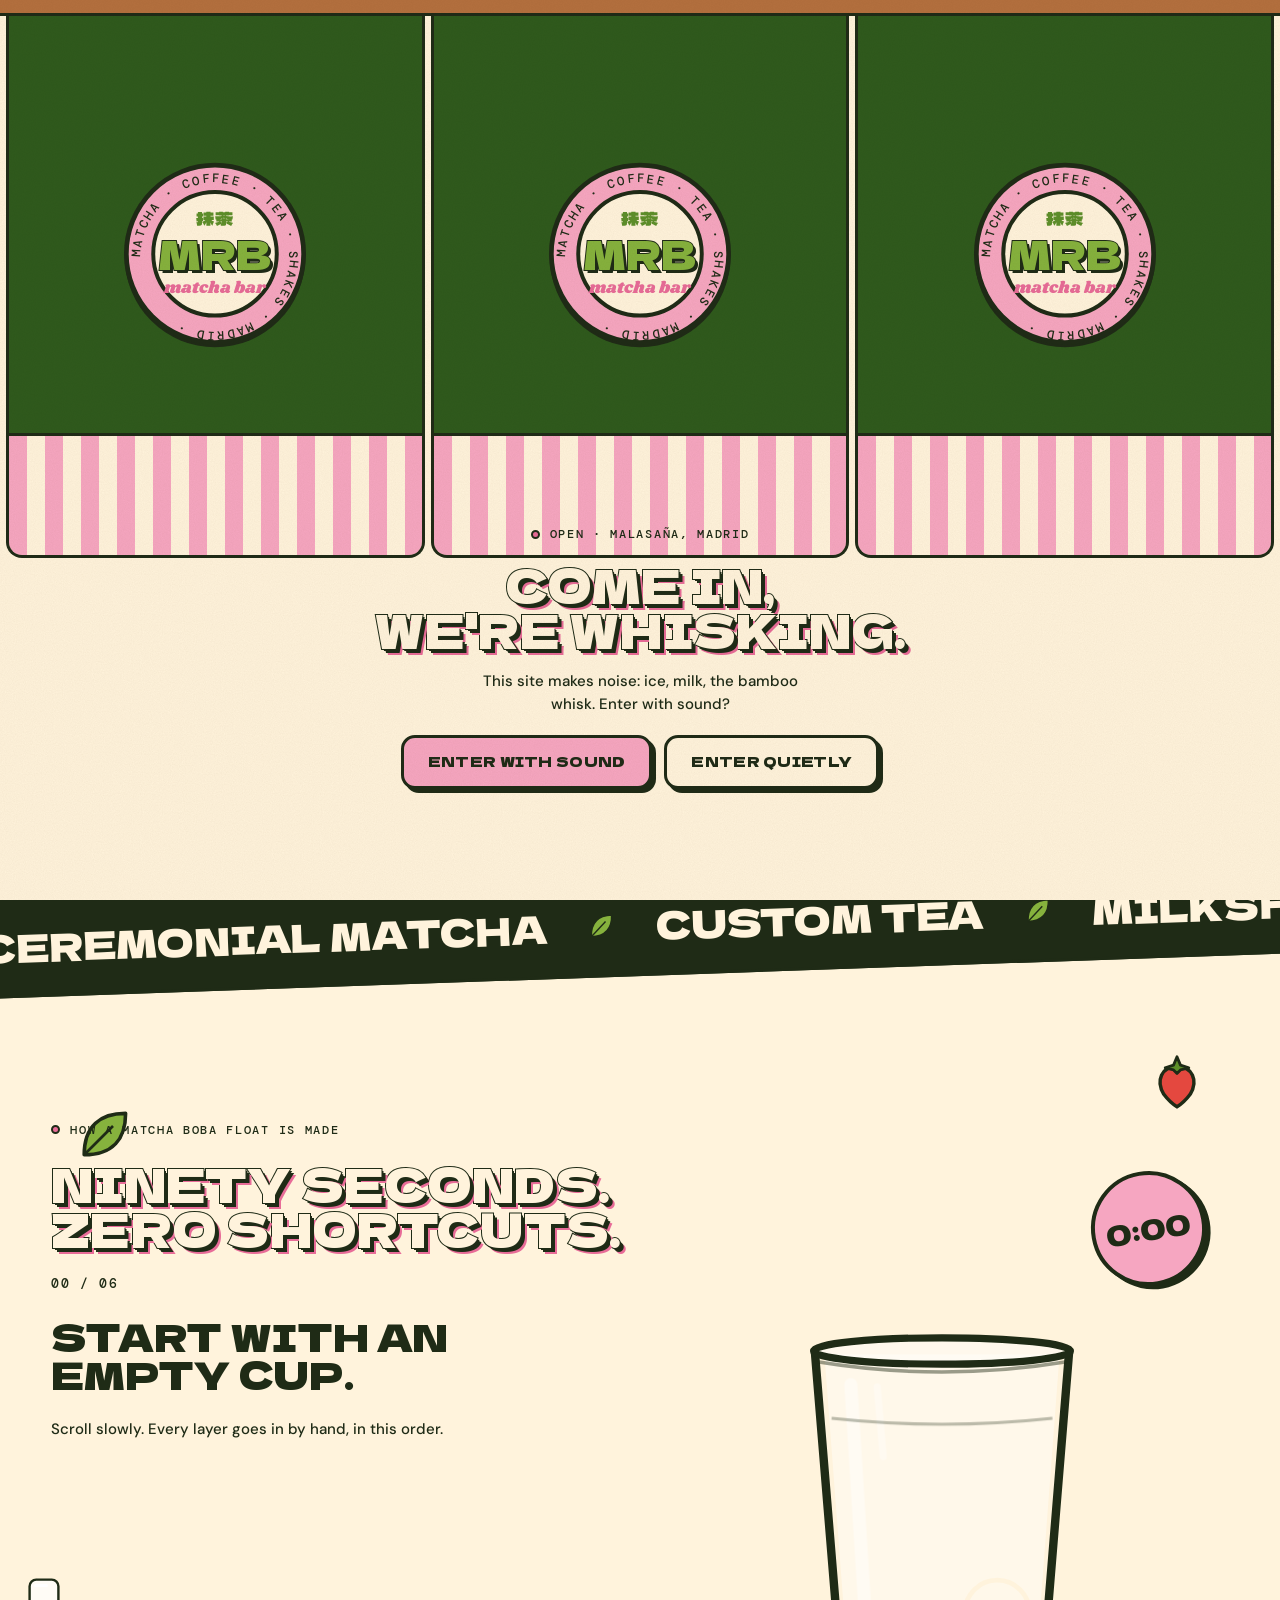
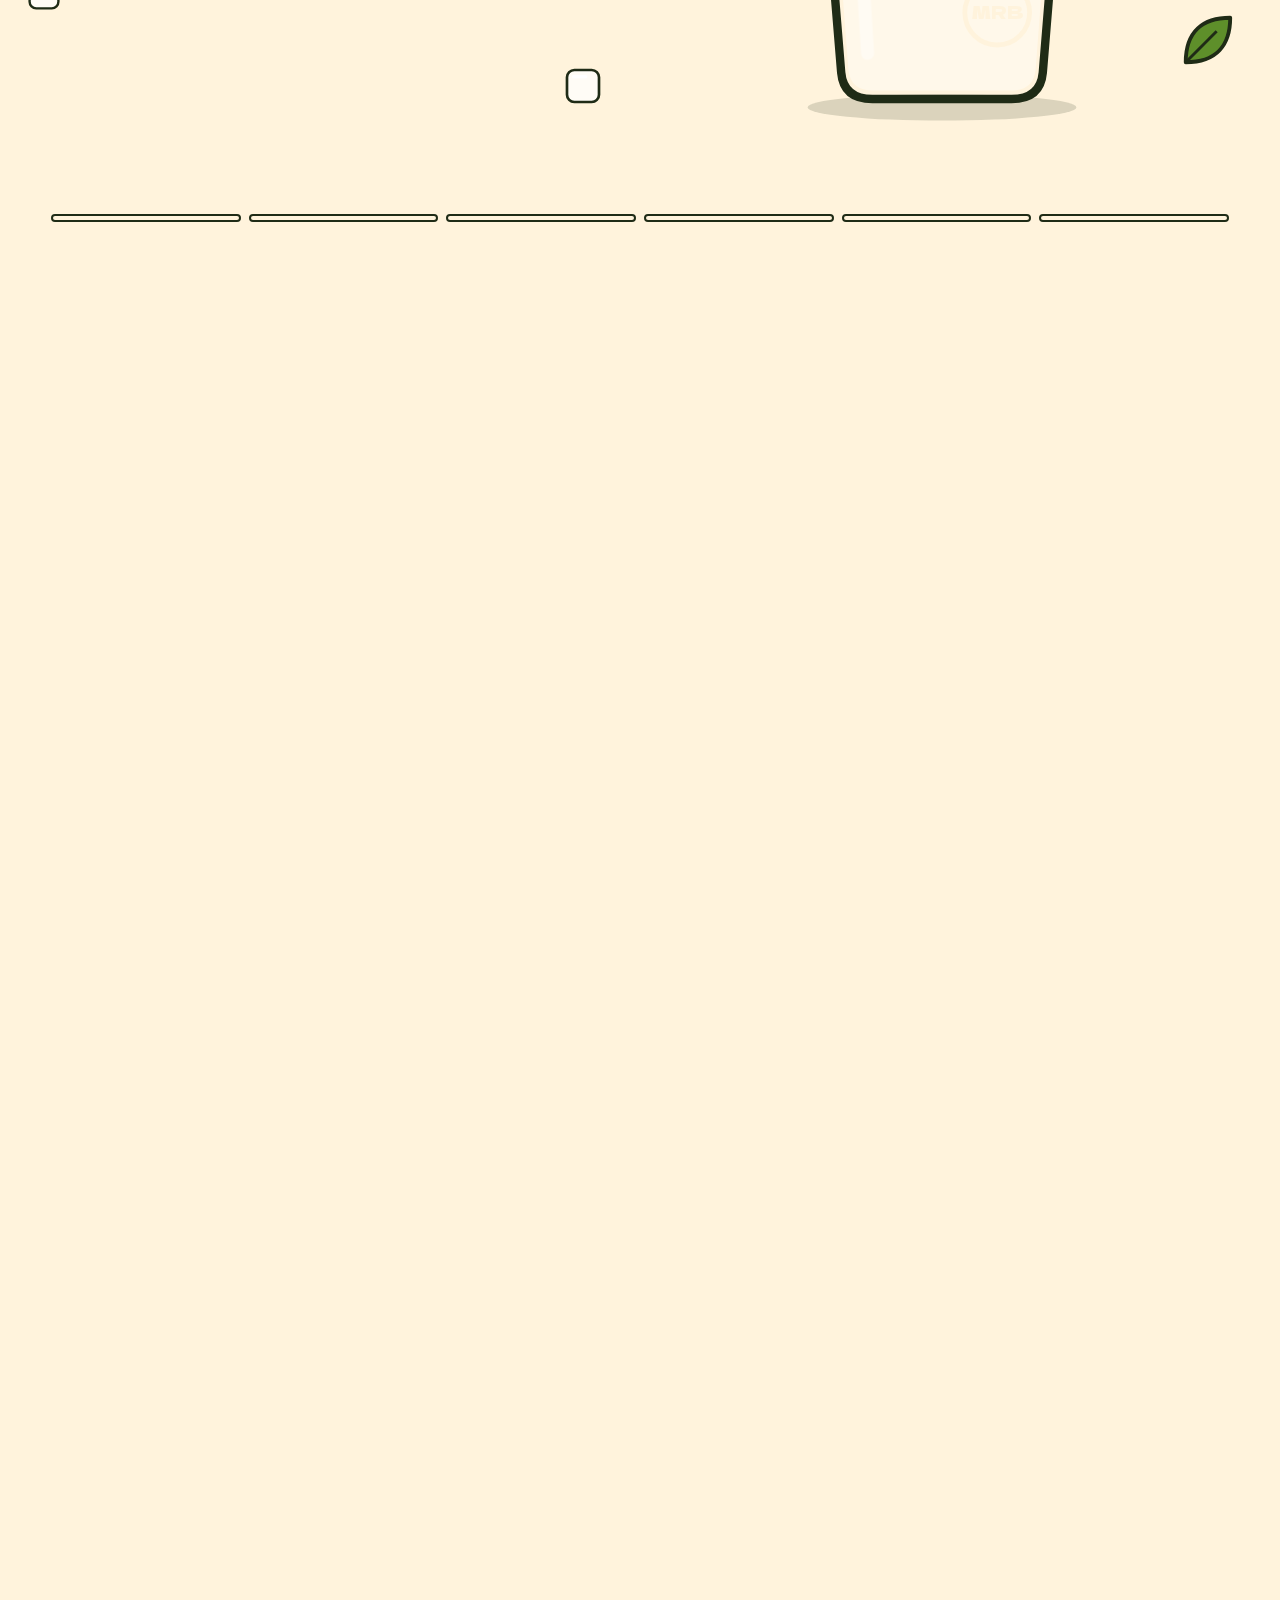
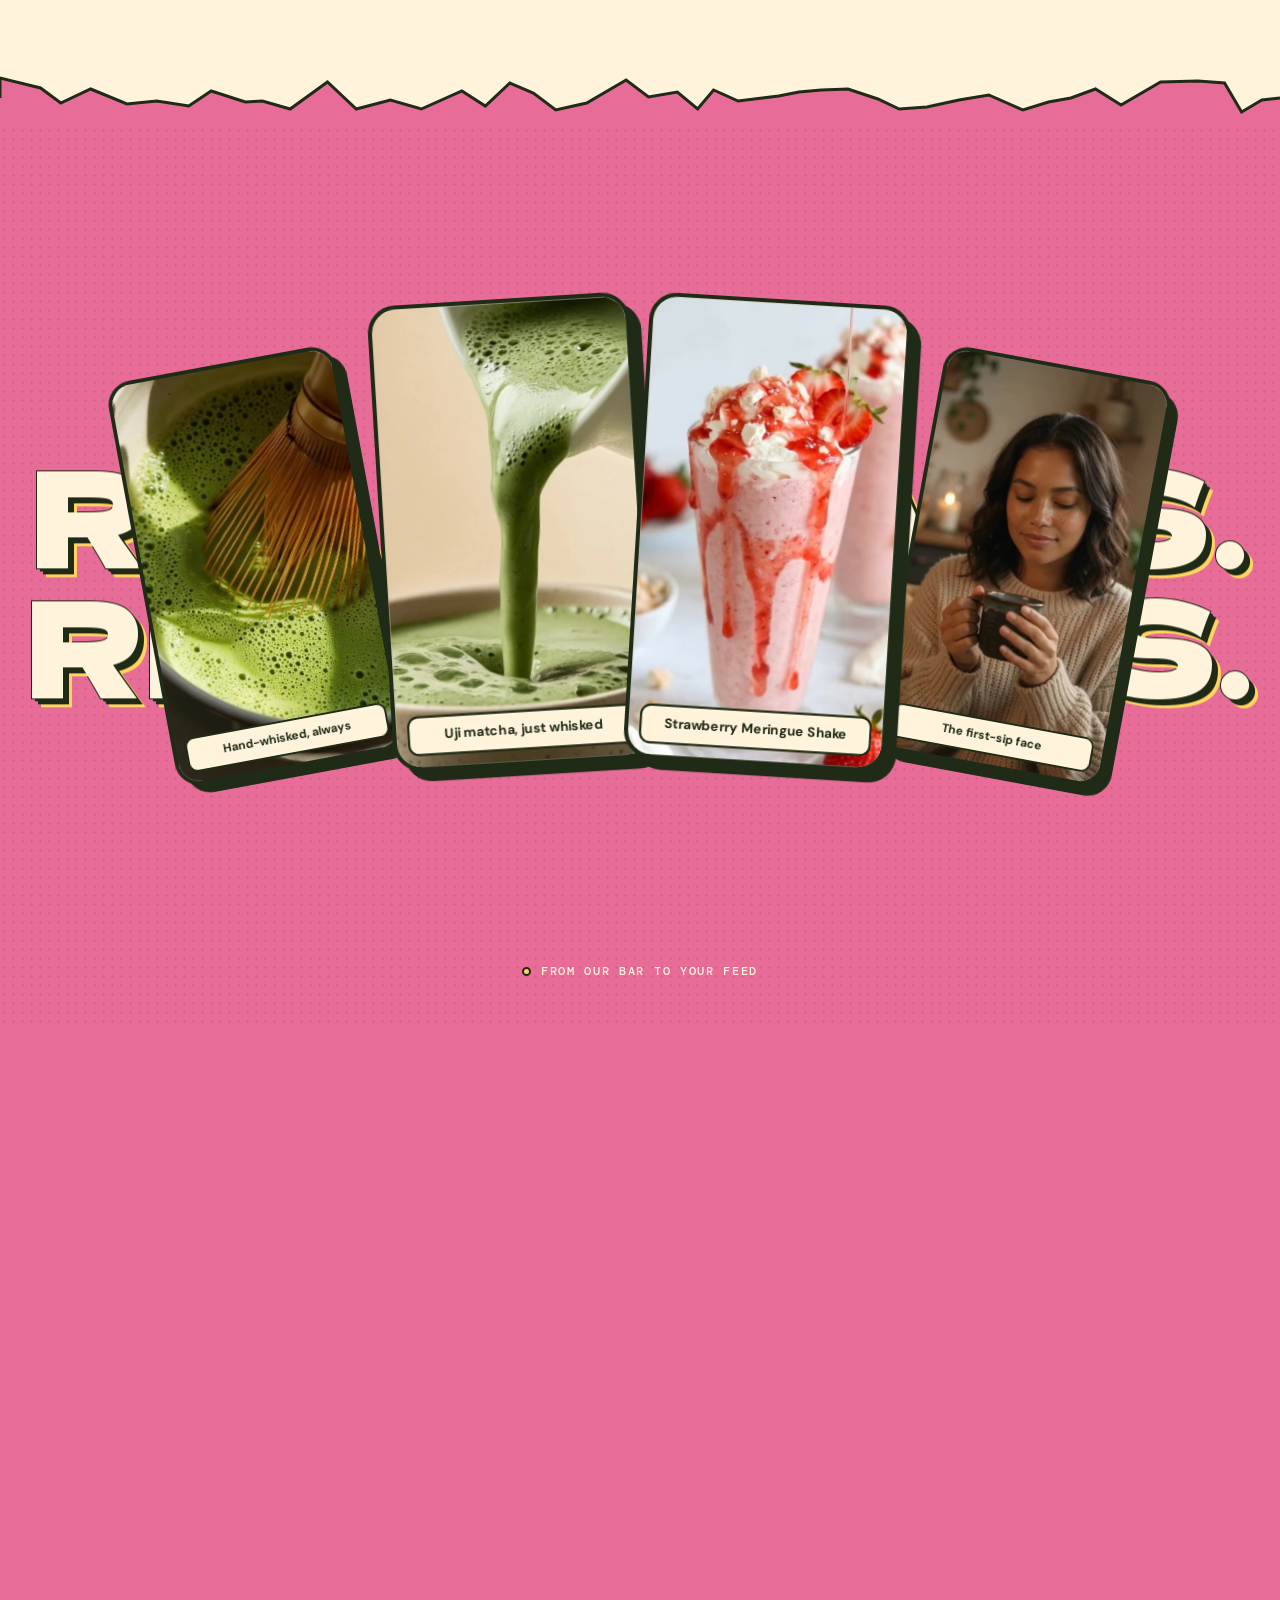
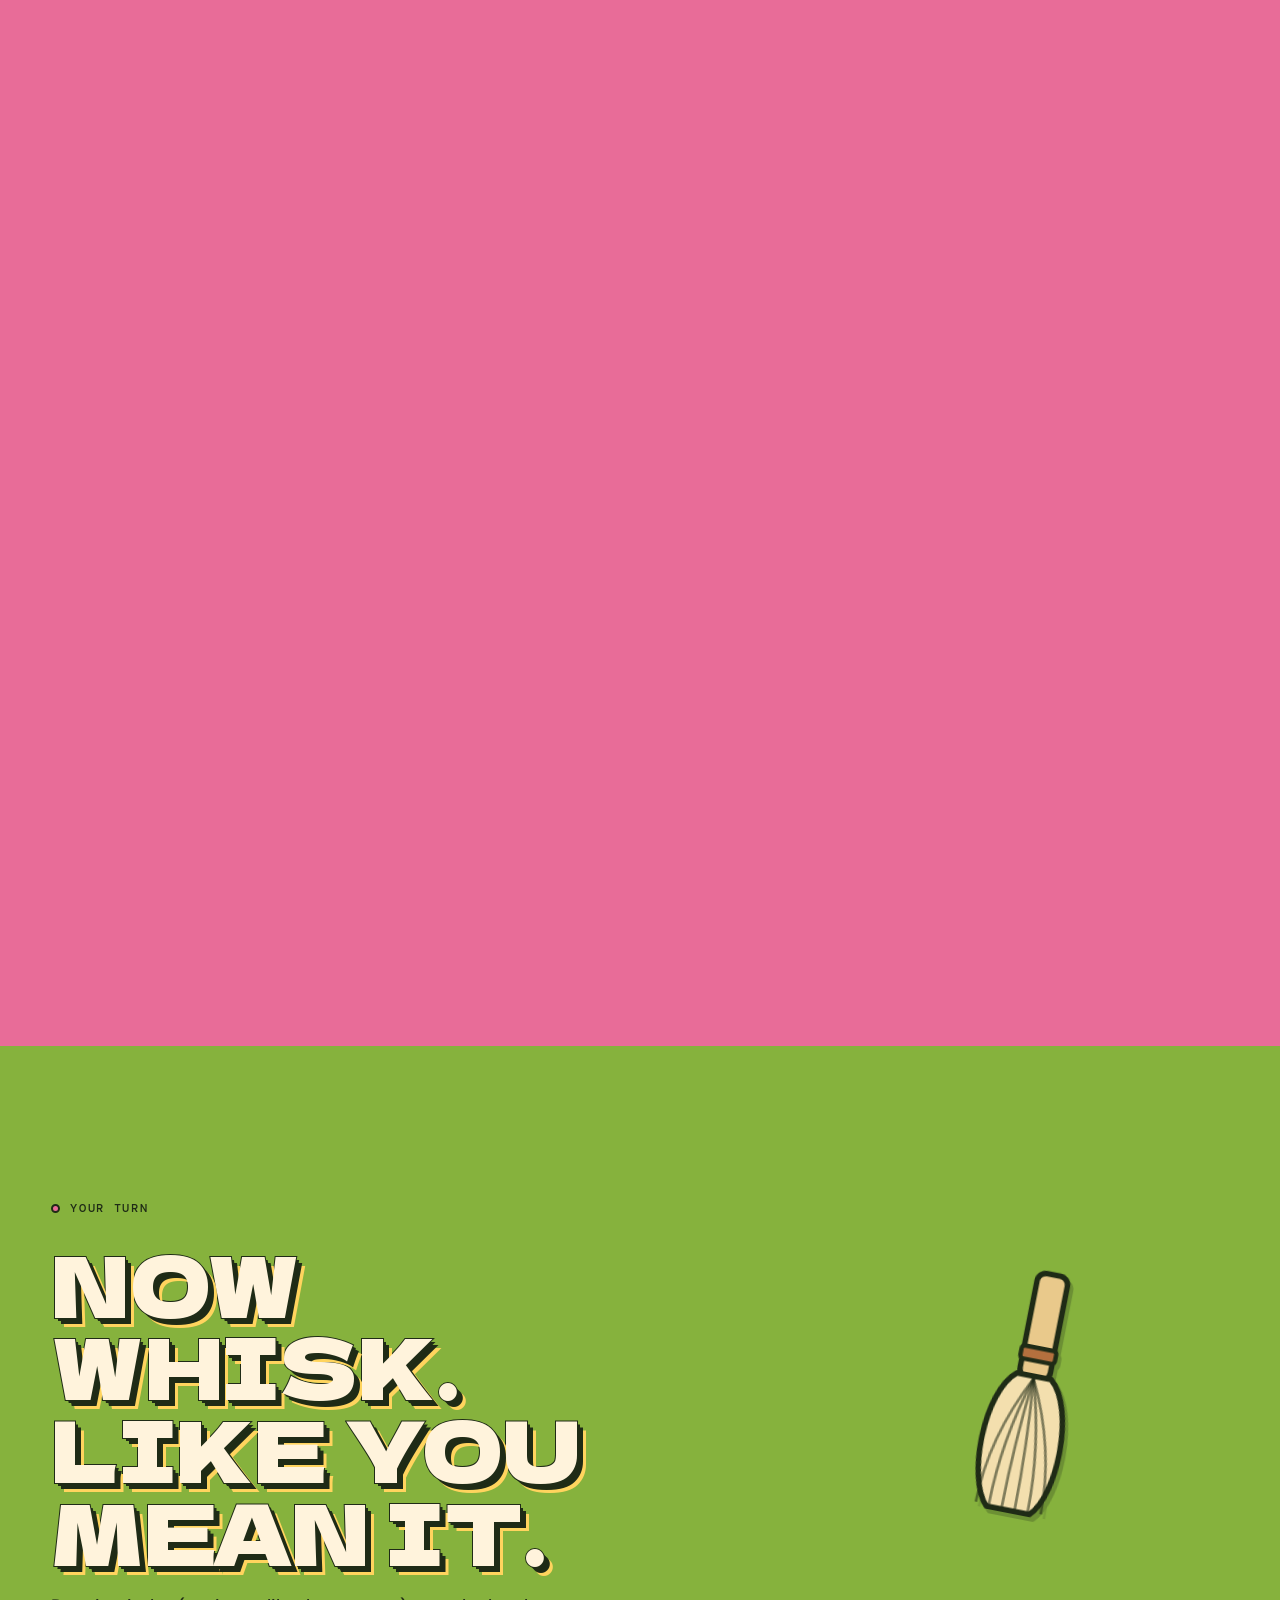
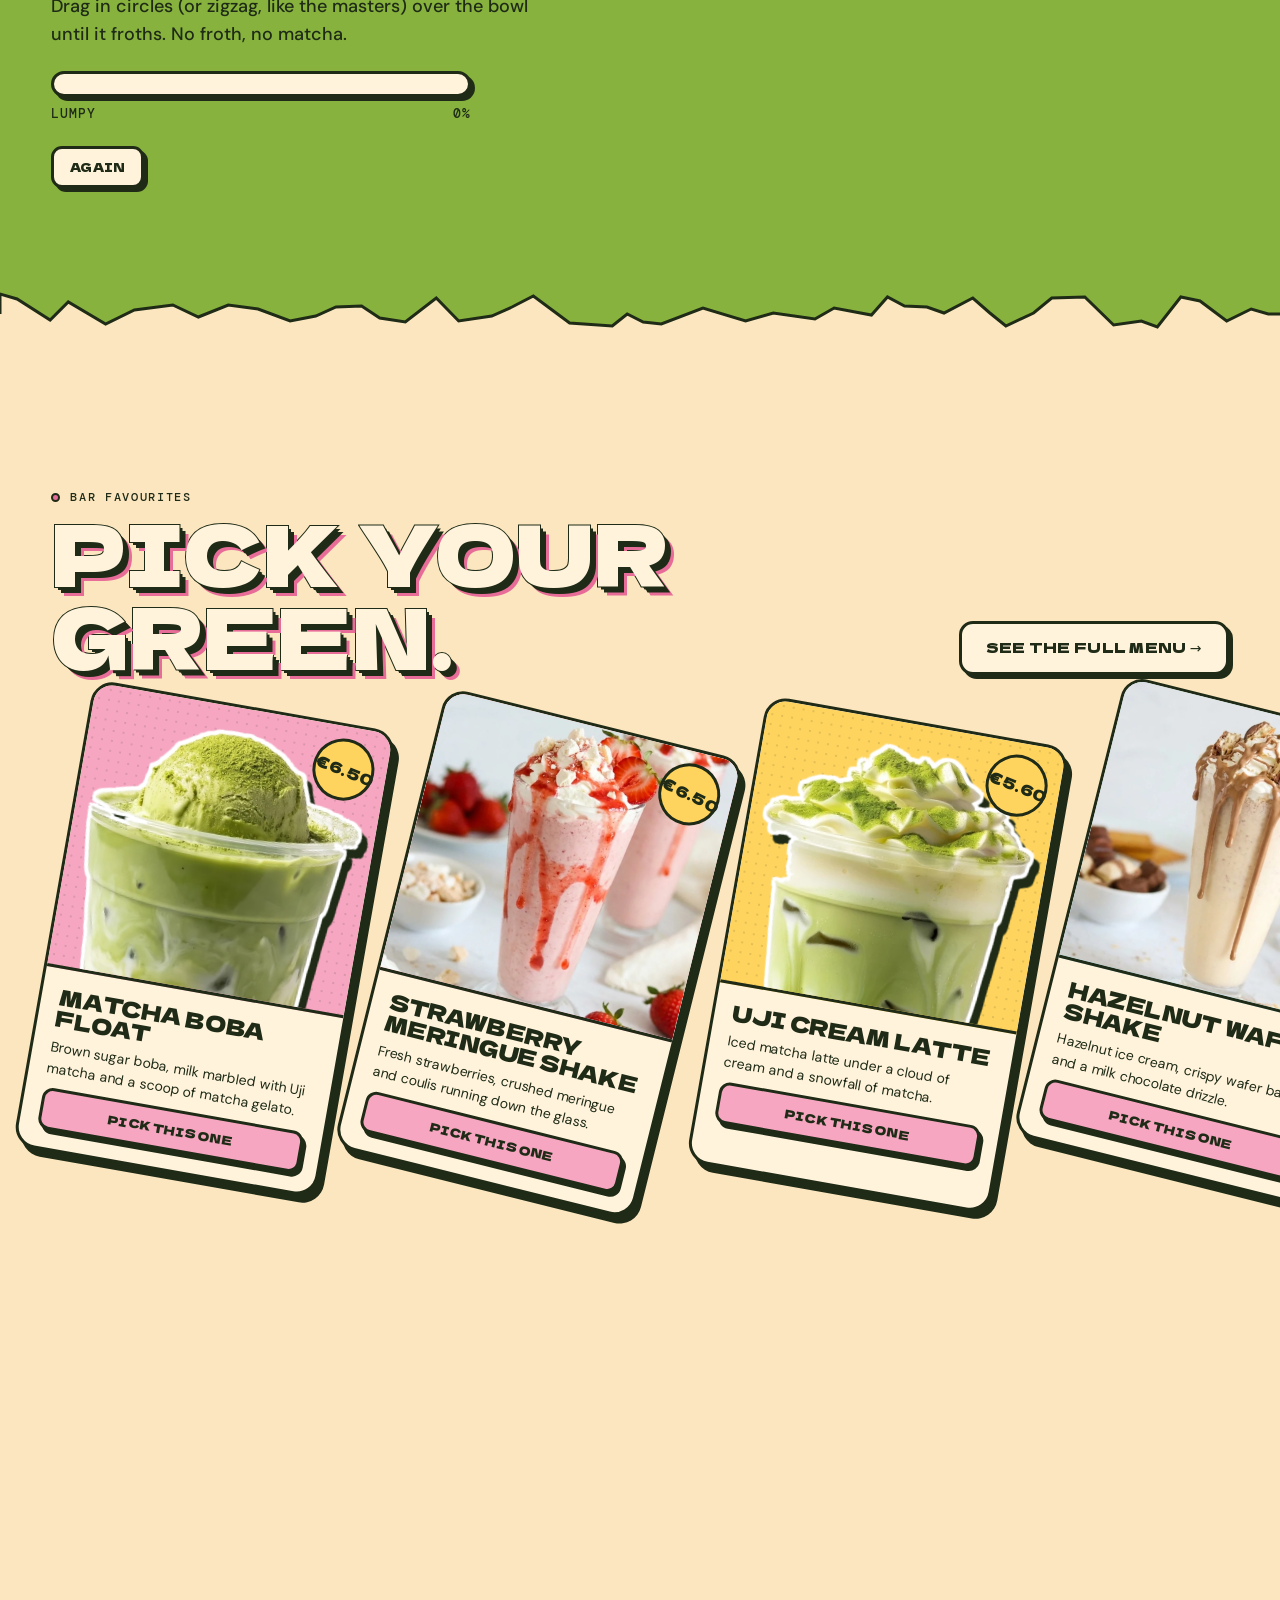
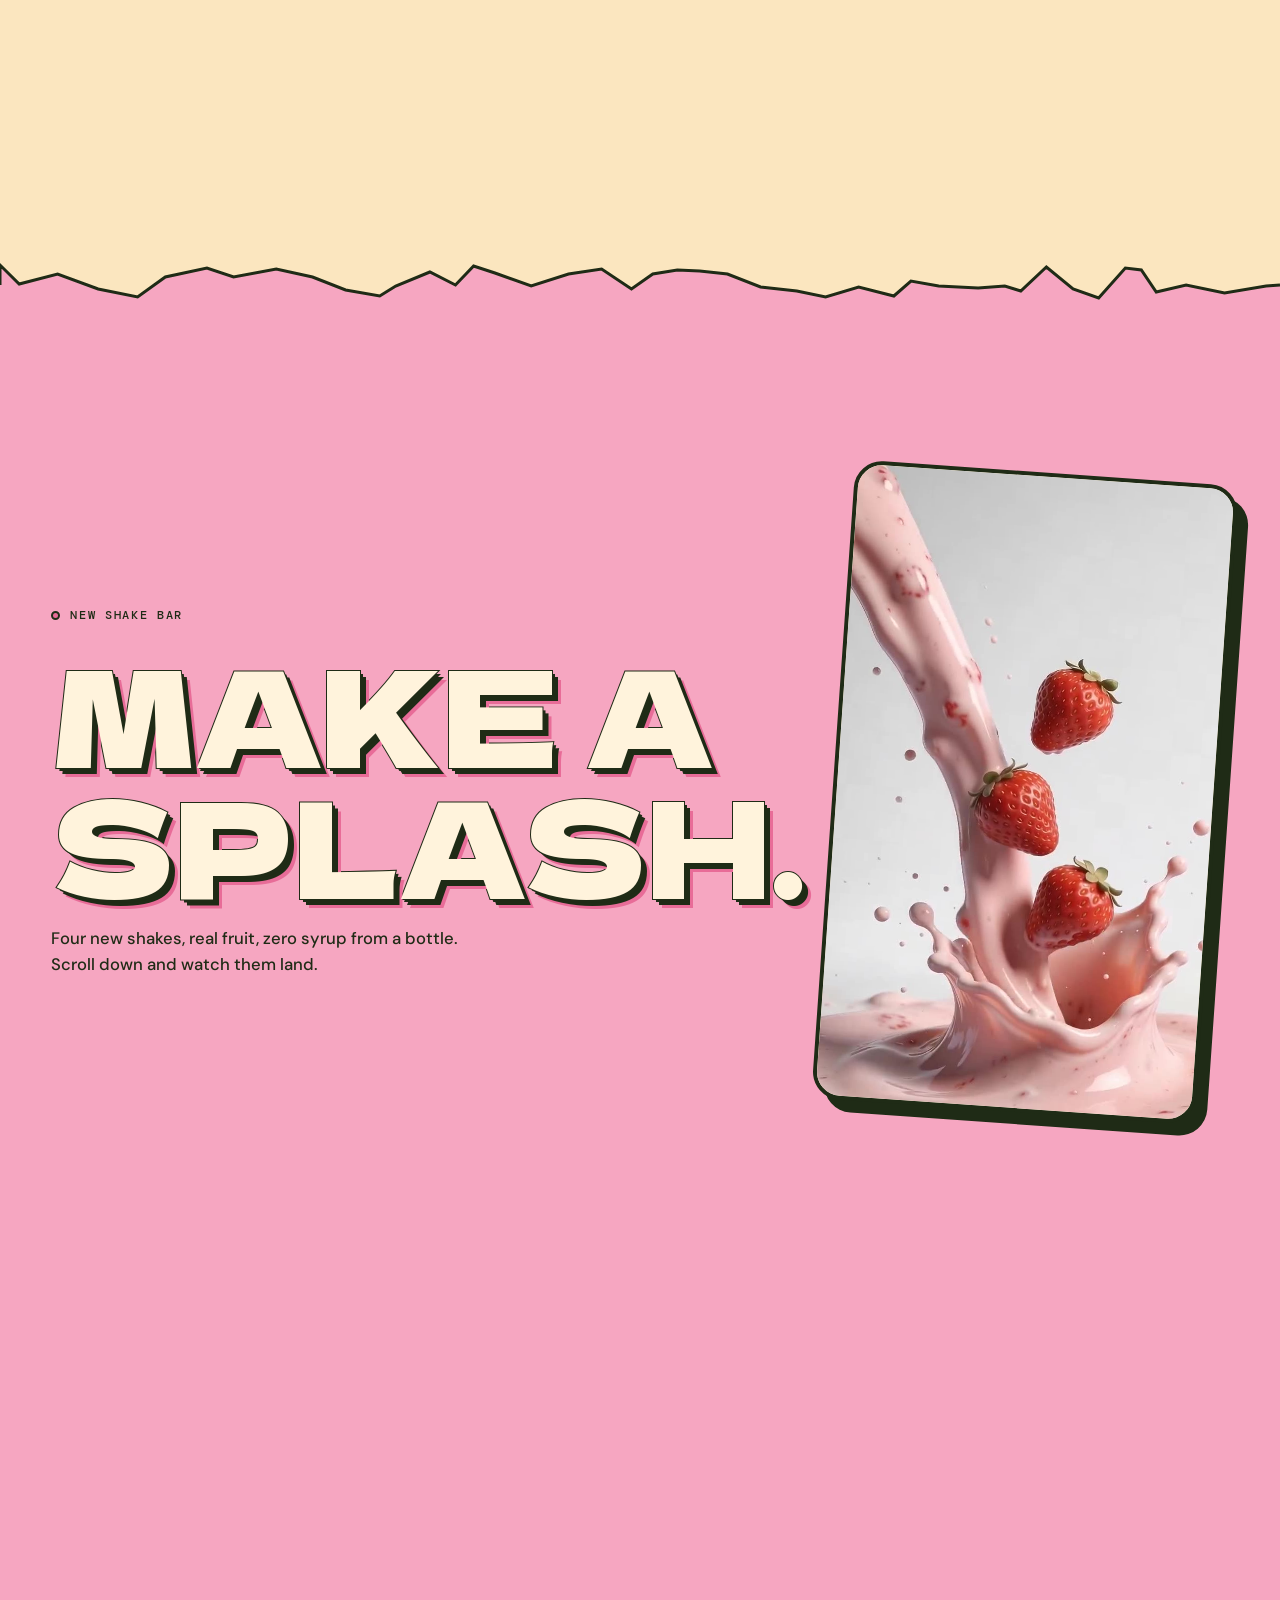
<file: index.html>
<!doctype html>
<html lang="en">
<head>
<meta charset="utf-8">
<meta name="viewport" content="width=device-width, initial-scale=1, viewport-fit=cover">
<title>MRB Matcha Bar — Matcha, coffee, custom tea &amp; milkshakes in Madrid</title>
<meta name="description" content="MRB Matcha Bar: ceremonial matcha, hojicha, coffee, custom tea blends and milkshakes in Malasaña, Madrid. Order delivery in 30 minutes or book a table. Concept brand by María Luisa Ros Bolea.">
<meta name="theme-color" content="#FFD45E">
<meta property="og:title" content="MRB Matcha Bar — Whisked slow. Built by your scroll.">
<meta property="og:description" content="Matcha, coffee, custom tea and milkshakes in Madrid. Delivery in 30 minutes.">
<meta property="og:image" content="og.jpg">
<link rel="icon" href="favicon.svg" type="image/svg+xml">
<link rel="preload" href="dela-gothic-one-latin-400-normal.woff2" as="font" type="font/woff2" crossorigin>
<link rel="stylesheet" href="mrb.css">
<script>document.documentElement.classList.add("js");setTimeout(function(){var g=document.querySelector(".gate");if(g&&!window.MRB){g.classList.add("is-gone")}var w=document.querySelector(".wipe");if(!window.MRB)document.documentElement.classList.remove("js")},5000)</script>
</head>
<body data-page="home" data-title-es="MRB Matcha Bar — Matcha, café, té a medida y batidos en Madrid">

<!-- ============ GATE ============ -->
<div class="gate" id="gate" role="dialog" aria-label="Welcome to MRB Matcha Bar">
  <div class="gate__rod"></div>
  <div class="gate__noren" aria-hidden="true"><div data-noren></div><div data-noren></div><div data-noren></div></div>
  <div class="gate__box">
    <p class="label" data-es="Abierto · Malasaña, Madrid">Open · Malasaña, Madrid</p>
    <h1 class="display display--sm" data-es="Pasa,<br>que batimos.">Come in,<br>we're whisking.</h1>
    <p data-es="Esta web suena: cubitos, leche, el batidor de bambú. ¿Entras con sonido?">This site makes noise: ice, milk, the bamboo whisk. Enter with sound?</p>
    <div class="row-btns" style="display:flex;gap:12px;flex-wrap:wrap;justify-content:center">
      <button class="btn btn--pink" type="button" data-enter="1" data-es="Entrar con sonido">Enter with sound</button>
      <button class="btn" type="button" data-enter="0" data-es="Entrar en silencio">Enter quietly</button>
    </div>
  </div>
</div>

<main id="main">

  <!-- ============ HERO ============ -->
  <section class="hero" aria-labelledby="hero-t">
    <div class="hero__awn" aria-hidden="true"></div>
    <div class="flyers" data-hero-flyers aria-hidden="true"></div>
    <div class="wrap hero__in">
      <div>
        <div class="sign" data-sign>
          <div class="sign__top"><span data-es="Matcha · Café · Té · Batidos">Matcha · Coffee · Tea · Shakes</span><span>Calle del Pez 21 · Madrid</span></div>
          <div class="sign__title">
            <svg class="sign__k" viewBox="0 0 140 140" aria-hidden="true" data-kanji></svg>
            <h1 id="hero-t">MRB<small>matcha bar</small></h1>
          </div>
          <div class="sign__bot">
            <div class="sign__menu"><span>Matcha</span><span data-es="Batidos">Shakes</span><span data-es="Té a medida">Custom tea</span><span data-es="Café">Coffee</span></div>
            <div class="sign__stamp" data-stamp aria-hidden="true"></div>
          </div>
        </div>
        <div class="hero__copy">
          <h2 class="display" data-split data-es="Matcha, batido<br>sin prisa. Montado<br>con tu scroll.">Matcha, whisked<br>slow. Built by<br>your scroll.</h2>
          <div class="hero__cta" data-rv style="--rd:300ms">
            <a class="btn btn--pink" href="menu.html" data-es="Pedir a domicilio →">Order delivery →</a>
            <a class="btn" href="reserve.html" data-es="Reservar mesa">Book a table</a>
          </div>
        </div>
      </div>
      <div class="hero__glass" data-hero-glass data-rv style="--rd:200ms"></div>
    </div>
    <div class="hero__scroll" aria-hidden="true"><i></i><span data-es="Baja y mira cómo se monta">Scroll to build a drink</span></div>
  </section>

  <div class="mq" aria-hidden="true"><div class="mq__t" data-mq></div></div>

  <!-- ============ BUILD (pinned) ============ -->
  <section class="build" id="build" aria-labelledby="build-t">
    <div class="build__pin" data-build-pin>
      <div class="flyers" data-build-flyers aria-hidden="true"></div>
      <div class="wrap build__in">
        <div class="build__txt">
          <p class="label" data-es="Cómo se hace un Matcha Boba Float">How a Matcha Boba Float is made</p>
          <h2 class="display display--sm" id="build-t" data-split data-es="Noventa segundos.<br>Cero atajos.">Ninety seconds.<br>Zero shortcuts.</h2>
          <p class="build__step" data-build-step>00 / 06</p>
          <p class="build__cap" data-build-cap><span>Start with an empty glass.</span></p>
          <p class="build__desc" data-build-desc>Scroll slowly. Every layer goes in by hand, in this order.</p>
          <div class="build__tags" data-build-tags></div>
        </div>
        <div class="build__stage">
          <div class="timer" aria-hidden="true"><svg viewBox="0 0 100 100"><circle cx="50" cy="50" r="46" fill="none" stroke="#1F2B16" stroke-width="5" stroke-dasharray="289" stroke-dashoffset="289" data-timer-ring stroke-linecap="round"/></svg><span data-timer>0:00</span></div>
          <div class="build__glass" data-build-glass><div class="build__pour" data-pour></div></div>
          <div class="ready" data-ready data-es="¡Listo!">Ready!</div>
        </div>
      </div>
      <div class="build__progress" aria-hidden="true"><i></i><i></i><i></i><i></i><i></i><i></i></div>
    </div>
  </section>

  <!-- ============ REAL (video reel) ============ -->
  <section class="reel" id="real" aria-labelledby="reel-t">
    <div class="torn torn--top" data-torn="#E86C98"></div>
    <div class="reel__pin halftone">
      <h2 class="display display--xl reel__t" id="reel-t" data-split data-es="Bebidas de verdad.<br>Sorbos de verdad.">Real drinks.<br>Real slurps.</h2>
      <div class="reel__frames">
        <figure class="frame" data-frame="0"><video src="whisk.mp4" poster="whisk-poster.jpg" muted loop playsinline preload="metadata" aria-label="Bamboo whisk frothing matcha in a ceramic bowl"></video><figcaption data-es="Batido a mano, siempre">Hand-whisked, always</figcaption></figure>
        <figure class="frame" data-frame="1"><img src="pour.webp" alt="Matcha being poured into a speckled ceramic cup" loading="lazy"><figcaption data-es="Matcha de Uji, recién batido">Uji matcha, just whisked</figcaption></figure>
        <figure class="frame" data-frame="2"><video src="shake.mp4" poster="shake-poster.jpg" muted loop playsinline preload="metadata" aria-label="Strawberry Meringue Shake with strawberry coulis running down the glass"></video><figcaption data-es="Batido de fresa y merengue">Strawberry Meringue Shake</figcaption></figure>
        <figure class="frame" data-frame="3"><video src="sip.mp4" poster="sip-poster.jpg" muted loop playsinline preload="metadata" aria-label="A customer smiling after the first sip of a hot drink"></video><figcaption data-es="La cara del primer sorbo">The first-sip face</figcaption></figure>
      </div>
      <p class="reel__sub label" data-es="De nuestra barra a tu móvil">From our bar to your feed</p>
    </div>
  </section>

  <!-- ============ WHISK ============ -->
  <section class="whisk on-green" id="whisk" aria-labelledby="whisk-t">
    <div class="torn torn--top" data-torn="#86B23D"></div>
    <div class="wrap whisk__in">
      <div style="display:grid;gap:22px">
        <p class="label" data-es="Tu turno">Your turn</p>
        <h2 class="display" id="whisk-t" data-split data-es="Ahora bate.<br>Con ganas.">Now whisk.<br>Like you<br>mean it.</h2>
        <p style="max-width:40ch;font-weight:500;font-size:18px" data-rv data-es="Arrastra en círculos (o en zigzag, como los maestros) sobre el cuenco hasta que salga espuma. Sin espuma no hay matcha.">Drag in circles (or zigzag, like the masters) over the bowl until it froths. No froth, no matcha.</p>
        <div class="meter" data-rv>
          <div class="meter__bar"><i data-meter></i></div>
          <div class="meter__t"><span data-meter-label>Lumpy</span><span data-meter-n>0%</span></div>
        </div>
        <div class="chips" data-rv><button class="btn btn--sm" type="button" data-whisk-reset data-es="Otra vez">Again</button><button class="btn btn--sm btn--butter" type="button" data-add="uji-latte" hidden data-whisk-reward data-es="Pedir un Uji Cream Latte · 5,60 €">Order an Uji Cream Latte · €5.60</button></div>
      </div>
      <div class="bowl" data-bowl data-grab aria-label="Matcha bowl: drag in circles to whisk" role="img">
        <canvas data-bowl-cv></canvas>
        <div class="bowl__whisk" data-whisk-tool></div>
        <div class="froth-stamp" data-froth-stamp data-es="¡Espuma perfecta!">Perfect froth!</div>
      </div>
    </div>
  </section>

  <!-- ============ CHOOSE ============ -->
  <section class="choose" id="drinks" aria-labelledby="choose-t">
    <div class="torn torn--top" data-torn="#FBE6BF"></div>
    <div class="choose__pin">
      <div class="wrap choose__head">
        <div><p class="label" data-es="Los favoritos de la barra">Bar favourites</p>
        <h2 class="display" id="choose-t" data-split data-es="Elige tu<br>verde.">Pick your<br>green.</h2></div>
        <a class="btn" href="menu.html" data-es="Ver la carta completa →">See the full menu →</a>
      </div>
      <div class="choose__track" data-choose-track></div>
    </div>
  </section>

  <!-- ============ SPLASH (shake bar, photo series) ============ -->
  <section class="splash" id="shakes" aria-labelledby="splash-t">
    <div class="torn torn--top" data-torn="#F6A6C1"></div>
    <div class="splash__pin" data-splash-pin>
      <div class="splash__word" aria-hidden="true"><span data-splash-word></span></div>
      <div class="splash__stage" data-splash-stage></div>
      <div class="splash__drops" data-splash-drops aria-hidden="true"></div>
      <div class="splash__info" data-splash-info aria-live="polite"></div>
      <ol class="splash__dots" data-splash-dots aria-hidden="true"></ol>
      <div class="splash__intro" data-splash-intro>
        <div class="splash__introT">
          <p class="label" data-es="Nueva barra de batidos">New shake bar</p>
          <h2 class="display display--xl" id="splash-t" data-split data-es="Haz un<br>splash.">Make a<br>splash.</h2>
          <p class="splash__lead" data-es="Cuatro batidos nuevos, fruta de verdad y cero sirope de bote. Baja y míralos caer.">Four new shakes, real fruit, zero syrup from a bottle. Scroll down and watch them land.</p>
        </div>
        <figure class="splash__vidbox"><video class="splash__vid" src="splash.mp4" poster="splash-poster.jpg" muted loop playsinline preload="metadata" aria-label="Strawberry milk pouring with whole strawberries splashing in"></video></figure>
      </div>
    </div>
  </section>

  <!-- ============ LAB ============ -->
  <section class="lab on-pink" id="lab" aria-labelledby="lab-t">
    <div class="torn torn--top" data-torn="#F6A6C1"></div>
    <div class="wrap">
      <p class="label" data-es="Laboratorio de bebidas">The drink lab</p>
      <h2 class="display" id="lab-t" data-split data-es="Hazlo<br>a tu manera." style="margin:18px 0 clamp(30px,4vw,60px)">Make it<br>yours.</h2>
      <div class="lab__in">
        <div class="lab__preview" data-rv>
          <div class="lab__drink" data-lab-drink></div>
          <p class="lab__name" data-lab-name></p>
          <p class="lab__price" data-lab-price></p>
          <button class="btn btn--ink" type="button" data-lab-add data-es="Añadir al pedido →">Add to order →</button>
        </div>
        <div class="opts" data-lab-opts></div>
      </div>
    </div>
  </section>

  <!-- ============ DELIVERY ============ -->
  <section class="deliv" id="delivery" aria-labelledby="deliv-t">
    <div class="torn torn--top" data-torn="#A8D8E8"></div>
    <div class="deliv__pin">
      <div class="wrap deliv__in">
        <div>
          <p class="label" data-es="Reparto propio · en bici eléctrica">Our own riders · e-bikes</p>
          <h2 class="display" id="deliv-t" data-split data-es="Frío en tu<br>puerta en 30.">Cold at your<br>door in 30.</h2>
          <div class="eta"><span data-eta>30</span><small>min</small></div>
          <div class="zones" data-zones><span>Malasaña</span><span>Chueca</span><span>Chamberí</span><span>Argüelles</span><span>Lavapiés</span><span>La Latina</span><span>Salamanca</span><span>Retiro</span></div>
          <div style="margin-top:26px;display:flex;gap:12px;flex-wrap:wrap"><a class="btn btn--pink" href="menu.html" data-es="Pedir ahora →">Order now →</a><span class="note" style="align-self:center" data-es="Envío gratis desde 25 €. Hielo extra, siempre.">Free delivery over €25. Extra ice, always.</span></div>
        </div>
        <div class="map" data-map></div>
      </div>
    </div>
  </section>

  <!-- ============ VISIT ============ -->
  <section class="visit" id="visit" aria-labelledby="visit-t">
    <div class="torn torn--top" data-torn="#2F5A1C"></div>
    <div class="wrap visit__in">
      <div>
        <p class="label" style="color:var(--butter)" data-es="Ven a la barra">Come to the bar</p>
        <h2 class="display display--xl" id="visit-t" data-split data-es="Coge un<br>cojín.">Pull up a<br>cushion.</h2>
        <div class="visit__info" data-rv>
          <p><b>Calle del Pez 21</b> · Malasaña, Madrid</p>
          <p data-es="Todos los días de 8:00 a 21:00. Barra de 10 plazas, sala de tatami para 8 y terraza con farolillos.">Every day 8:00–21:00. A 10-seat counter, a tatami room for 8 and a lantern-lit terrace.</p>
          <div style="display:flex;gap:12px;flex-wrap:wrap;margin-top:10px"><a class="btn btn--butter" href="reserve.html" data-es="Reservar mesa →">Book a table →</a><a class="btn" href="menu.html" data-es="Ver la carta">See the menu</a></div>
        </div>
      </div>
      <div class="stack" data-stack>
        <button class="btn btn--sm btn--pink stack__btn" type="button" data-knock data-es="¡Tíralos!">Knock 'em over</button>
      </div>
    </div>
  </section>
</main>

<footer id="site-foot"></footer>

<script src="gsap.min.js" defer></script>
<script src="ScrollTrigger.min.js" defer></script>
<script src="lenis.min.js" defer></script>
<script src="data.js" defer></script>
<script src="mrb.js" defer></script>
<script src="home.js" defer></script>
</body>
</html>
</file>
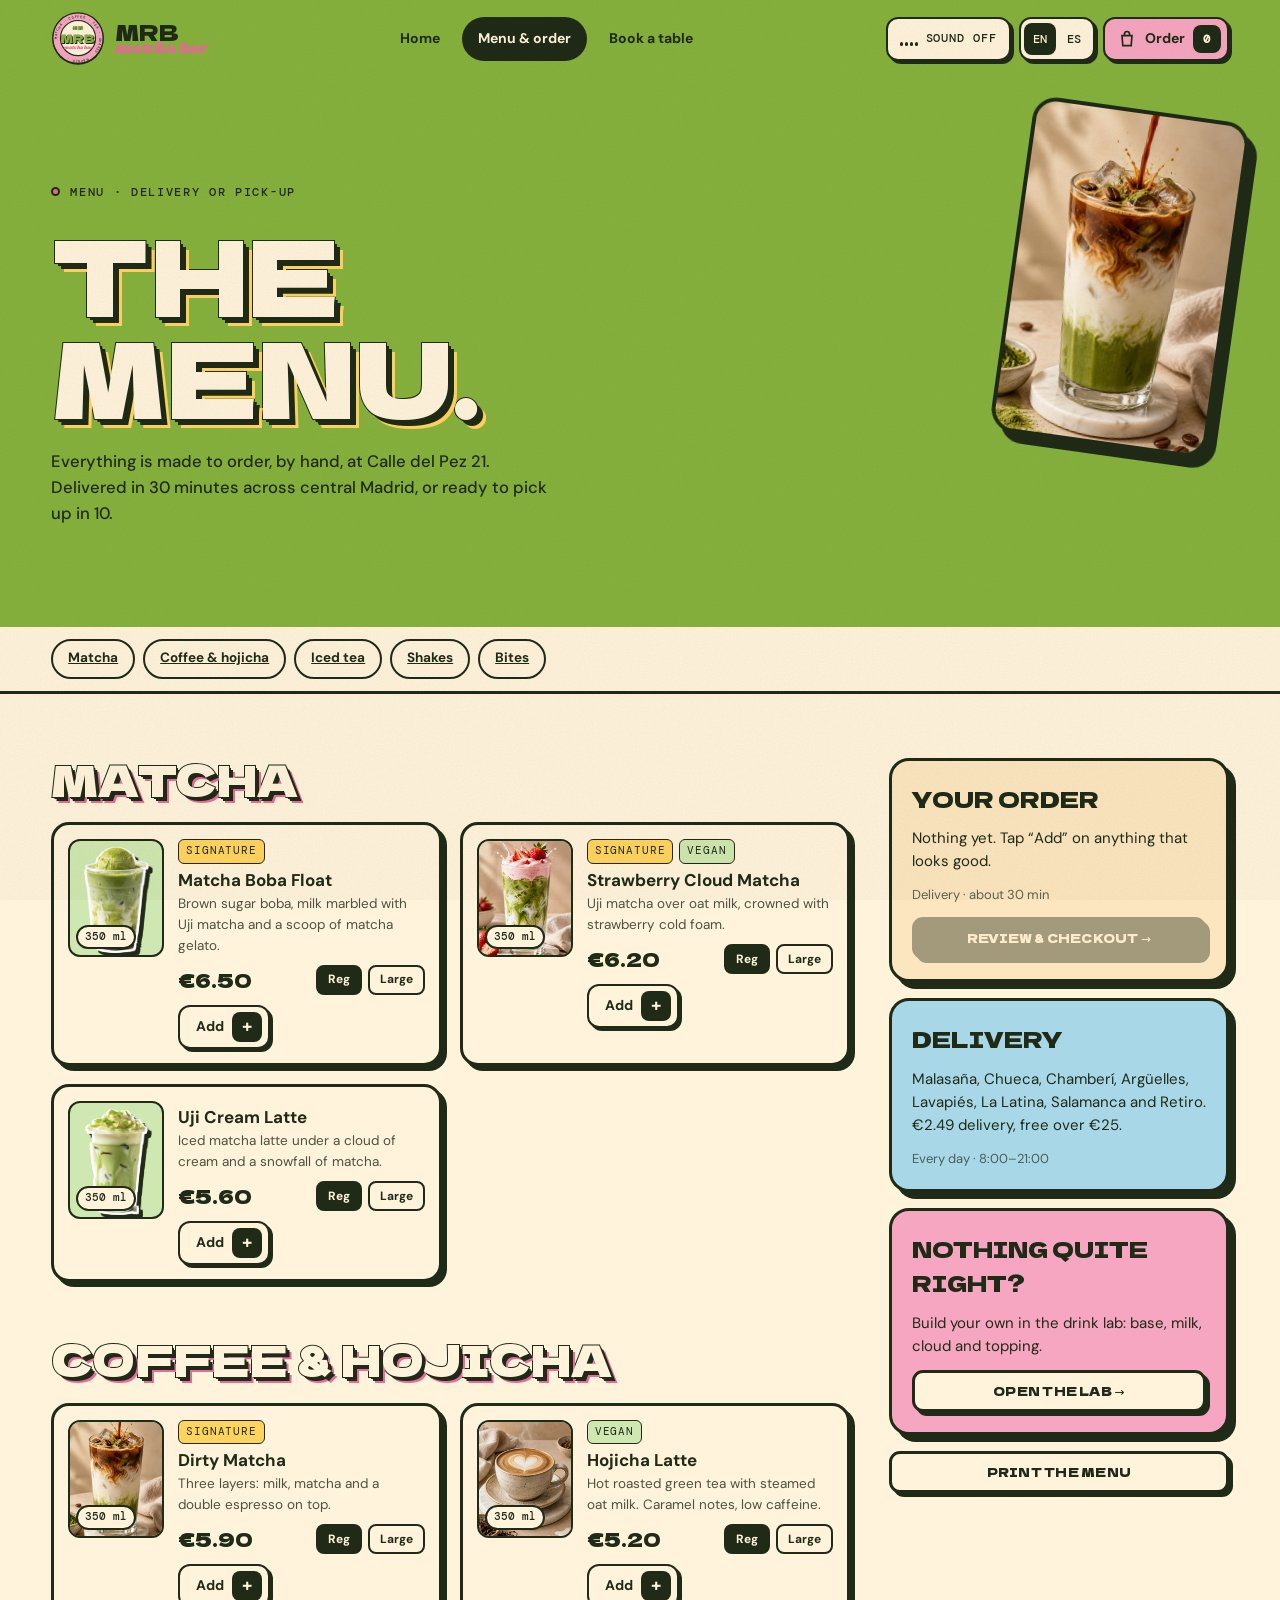
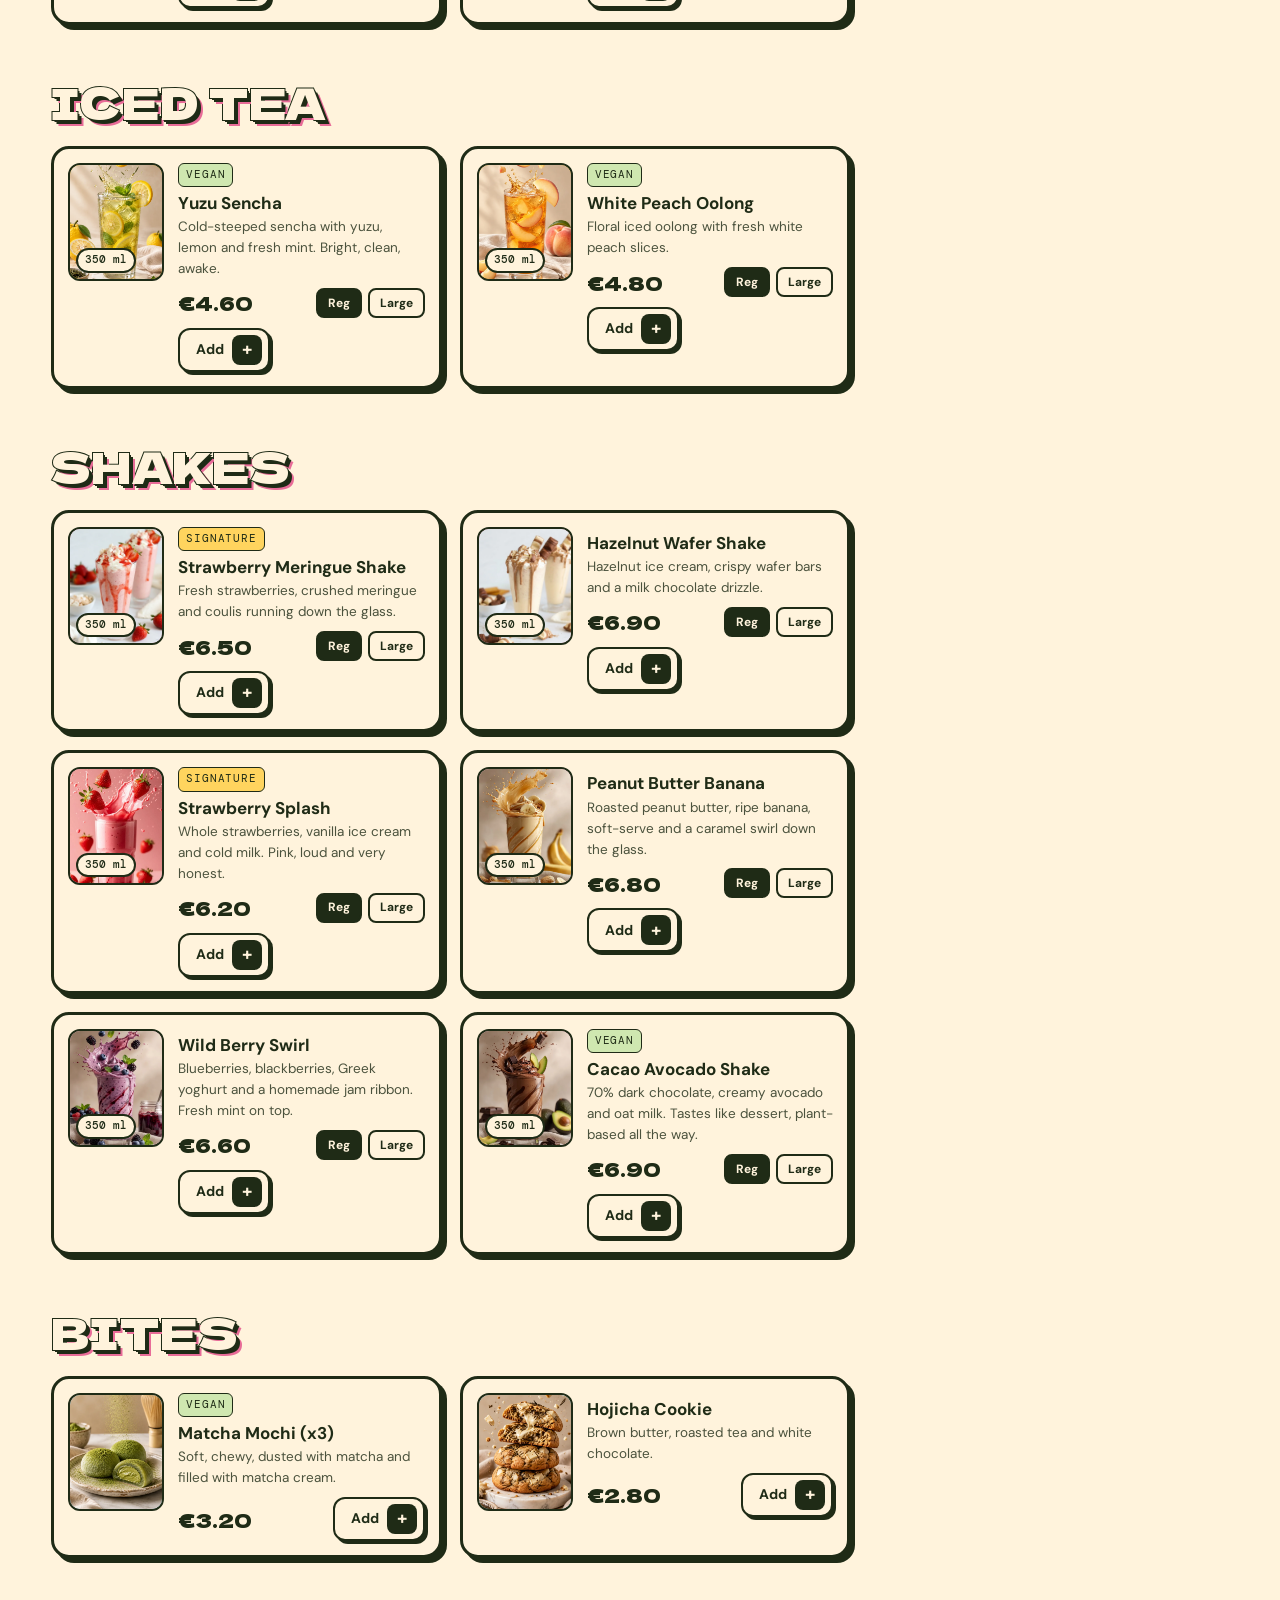
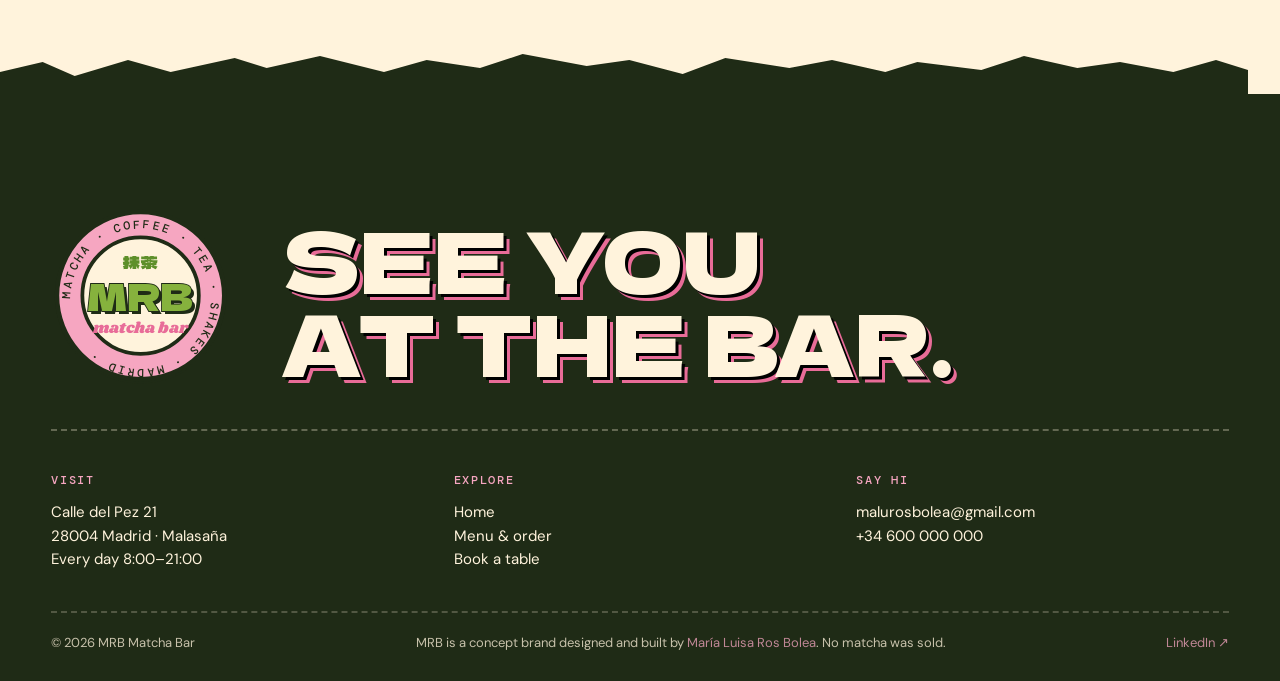
<file: menu.html>
<!doctype html>
<html lang="en">
<head>
<meta charset="utf-8">
<meta name="viewport" content="width=device-width, initial-scale=1, viewport-fit=cover">
<title>Menu &amp; order — MRB Matcha Bar · Delivery in 30 minutes in Madrid</title>
<meta name="description" content="The full MRB Matcha Bar menu: matcha, hojicha, coffee, tea lab and milkshakes. Order delivery in Madrid or pick up at Calle del Pez 21.">
<meta name="theme-color" content="#86B23D">
<meta property="og:title" content="MRB Matcha Bar — Menu &amp; order">
<meta property="og:image" content="og.jpg">
<link rel="icon" href="favicon.svg" type="image/svg+xml">
<link rel="stylesheet" href="mrb.css">
<script>document.documentElement.classList.add("js");setTimeout(function(){if(!window.MRB)document.documentElement.classList.remove("js")},5000)</script>
</head>
<body data-page="menu" data-title-es="Carta y pedido — MRB Matcha Bar · A domicilio en 30 minutos en Madrid">
<main id="main">
  <header class="phead on-green">
    <div class="phead__art" data-phead-art aria-hidden="true"></div>
    <div class="wrap">
      <p class="label" data-es="Carta · pedido a domicilio o para recoger">Menu · delivery or pick-up</p>
      <h1 class="display display--xl" style="margin-top:16px" data-split data-es="La<br>carta.">The<br>menu.</h1>
      <p class="phead__sub" data-rv data-es="Todo se prepara al momento, a mano, en Calle del Pez 21. A domicilio en 30 minutos en el centro de Madrid o para recoger en 10.">Everything is made to order, by hand, at Calle del Pez 21. Delivered in 30 minutes across central Madrid, or ready to pick up in 10.</p>
    </div>
  </header>
  <nav class="mtabs" aria-label="Menu sections"><div class="wrap" data-tabs></div></nav>
  <div class="mgrid">
    <div data-cats></div>
    <aside class="mside">
      <div class="mbox" data-mini></div>
      <div class="mbox" style="background:var(--sky)">
        <h3 data-es="Reparto">Delivery</h3>
        <p data-es="Malasaña, Chueca, Chamberí, Argüelles, Lavapiés, La Latina, Salamanca y Retiro. 2,49 € de envío; gratis desde 25 €.">Malasaña, Chueca, Chamberí, Argüelles, Lavapiés, La Latina, Salamanca and Retiro. €2.49 delivery, free over €25.</p>
        <p class="note" data-es="Todos los días · 8:00–21:00">Every day · 8:00–21:00</p>
      </div>
      <div class="mbox" style="background:var(--pink)">
        <h3 data-es="¿Nada te convence?">Nothing quite right?</h3>
        <p data-es="Crea tu bebida en el laboratorio: base, leche, nube y topping.">Build your own in the drink lab: base, milk, cloud and topping.</p>
        <a class="btn btn--sm" href="index.html#lab" data-es="Ir al laboratorio →">Open the lab →</a>
      </div>
      <button class="btn btn--sm" type="button" onclick="window.print()" data-es="Imprimir carta">Print the menu</button>
    </aside>
  </div>
</main>
<footer id="site-foot"></footer>
<script src="gsap.min.js" defer></script>
<script src="ScrollTrigger.min.js" defer></script>
<script src="lenis.min.js" defer></script>
<script src="data.js" defer></script>
<script src="mrb.js" defer></script>
<script src="pages.js" defer></script>
</body>
</html>
</file>
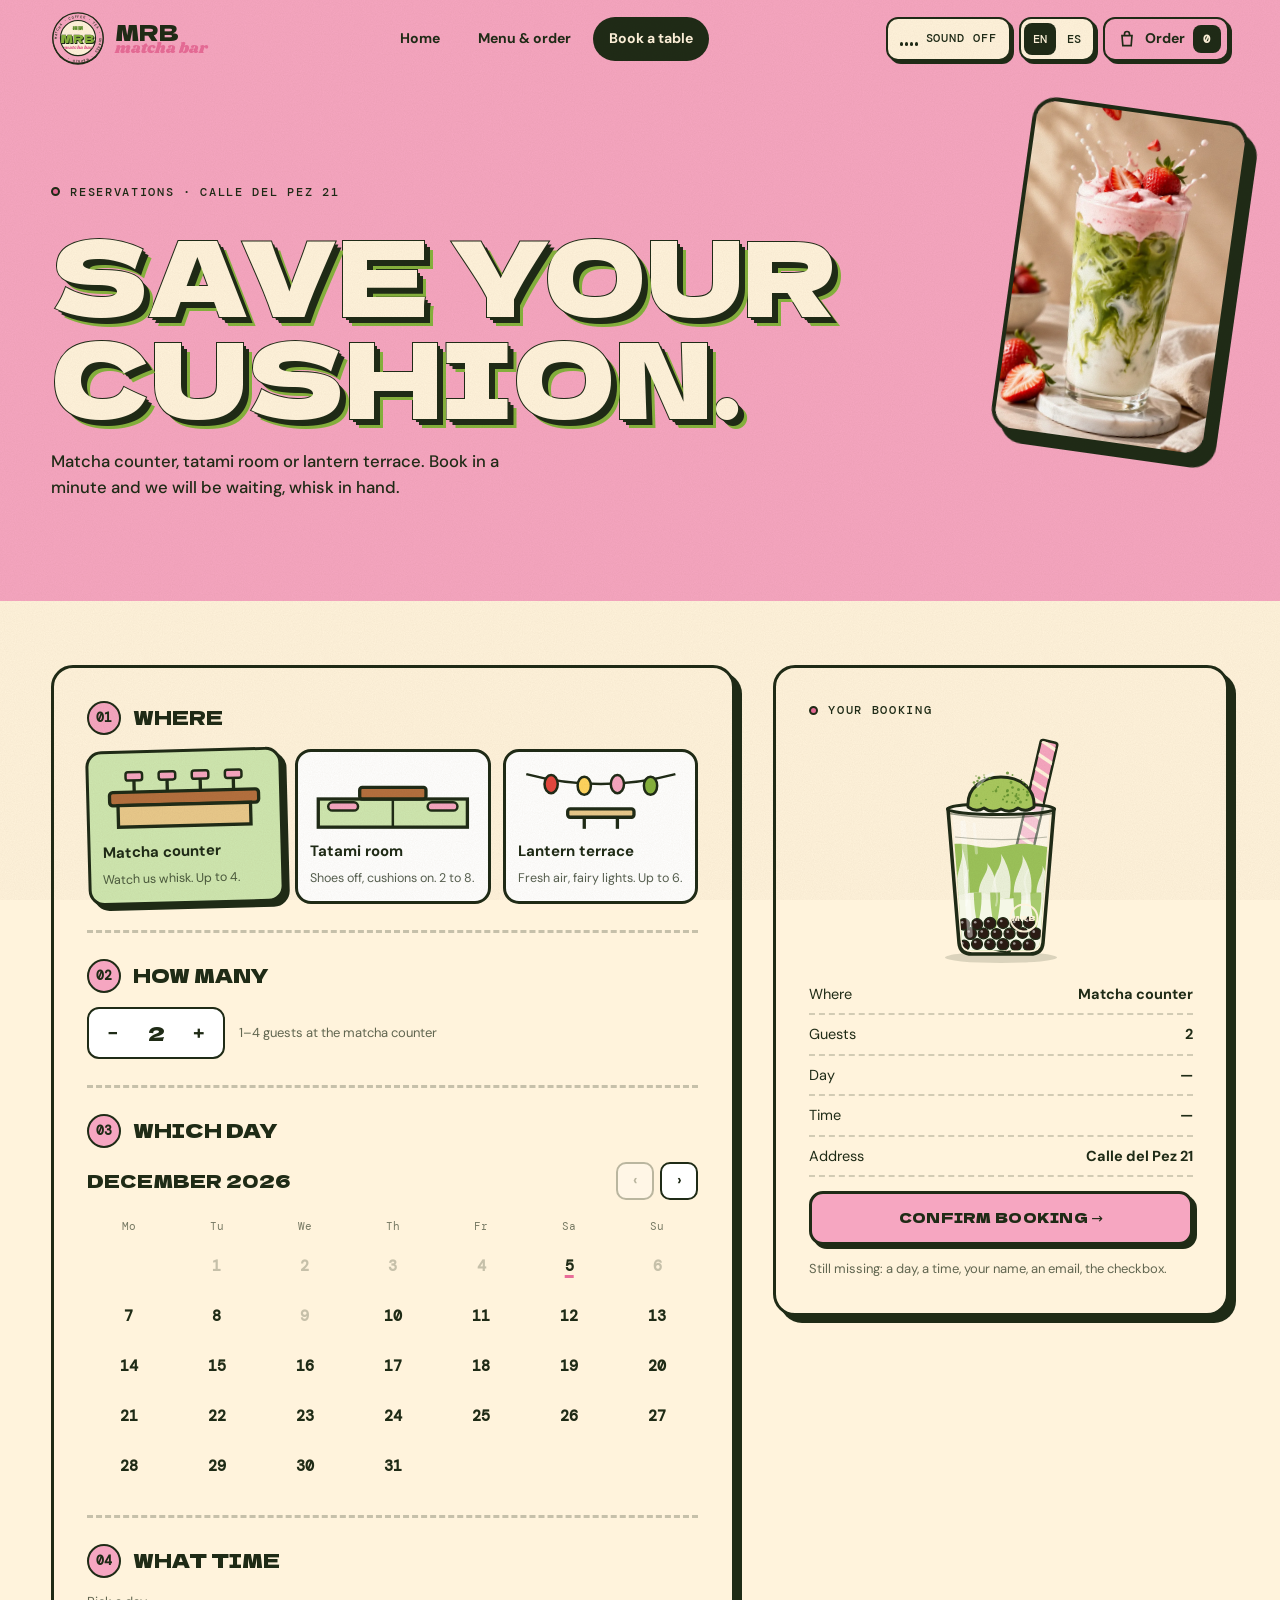
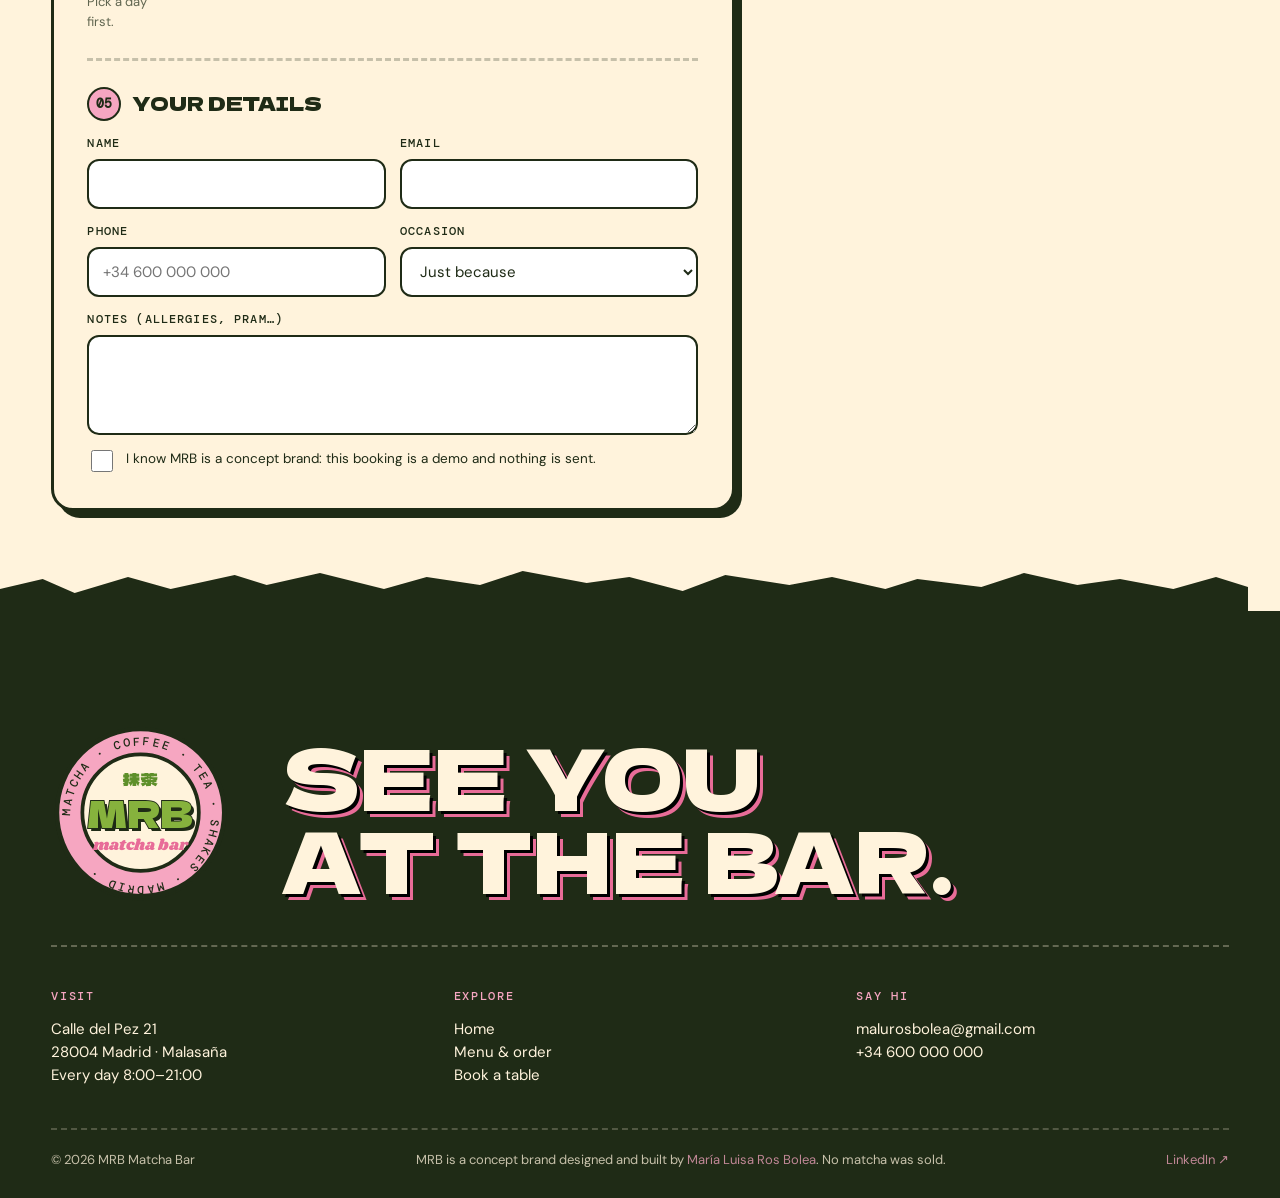
<file: reserve.html>
<!doctype html>
<html lang="en">
<head>
<meta charset="utf-8">
<meta name="viewport" content="width=device-width, initial-scale=1, viewport-fit=cover">
<title>Book a table — MRB Matcha Bar · Counter, tatami room or terrace</title>
<meta name="description" content="Book a table at MRB Matcha Bar in Malasaña, Madrid: the matcha counter, the tatami room or the lantern terrace.">
<meta name="theme-color" content="#F6A6C1">
<meta property="og:title" content="MRB Matcha Bar — Book a table">
<meta property="og:image" content="og.jpg">
<link rel="icon" href="favicon.svg" type="image/svg+xml">
<link rel="stylesheet" href="mrb.css">
<script>document.documentElement.classList.add("js");setTimeout(function(){if(!window.MRB)document.documentElement.classList.remove("js")},5000)</script>
</head>
<body data-page="reserve" data-title-es="Reservar mesa — MRB Matcha Bar · Barra, sala de tatami o terraza">
<main id="main">
  <header class="phead phead--pink on-pink">
    <div class="phead__art" data-phead-art aria-hidden="true"></div>
    <div class="wrap">
      <p class="label" data-es="Reservas · Calle del Pez 21">Reservations · Calle del Pez 21</p>
      <h1 class="display display--xl" style="margin-top:16px" data-split data-es="Guarda<br>tu cojín.">Save your<br>cushion.</h1>
      <p class="phead__sub" data-rv data-es="Barra de matcha, sala de tatami o terraza con farolillos. Reserva en un minuto y te esperamos con el batidor en la mano.">Matcha counter, tatami room or lantern terrace. Book in a minute and we will be waiting, whisk in hand.</p>
    </div>
  </header>
  <section id="book">
    <div class="book" data-book>
      <form class="panel" data-bform novalidate>
        <div class="bstep"><h3><b>01</b><span data-es="Dónde">Where</span></h3><div class="seats" data-seats></div></div>
        <div class="bstep"><h3><b>02</b><span data-es="Cuántos">How many</span></h3><div style="display:flex;gap:14px;align-items:center;flex-wrap:wrap"><div class="stepper"><button type="button" data-g="-1" aria-label="−">−</button><output data-guests>2</output><button type="button" data-g="1" aria-label="+">+</button></div><span class="note" data-gnote></span></div></div>
        <div class="bstep"><h3><b>03</b><span data-es="Qué día">Which day</span></h3>
          <div class="cal__head"><b data-cal-t></b><div class="cal__nav"><button type="button" data-cal-p aria-label="Previous month">‹</button><button type="button" data-cal-n aria-label="Next month">›</button></div></div>
          <div class="cal" data-cal></div></div>
        <div class="bstep"><h3><b>04</b><span data-es="A qué hora">What time</span></h3><div class="times" data-times></div></div>
        <div class="bstep"><h3><b>05</b><span data-es="Tus datos">Your details</span></h3>
          <div class="fgrid">
            <label class="field"><span data-es="Nombre">Name</span><input class="input" name="n" required autocomplete="name"></label>
            <label class="field"><span>Email</span><input class="input" name="e" type="email" required autocomplete="email"></label>
            <label class="field"><span data-es="Teléfono">Phone</span><input class="input" name="p" type="tel" autocomplete="tel" placeholder="+34 600 000 000"></label>
            <label class="field"><span data-es="¿Algo especial?">Occasion</span><select class="input" name="o"><option data-es="Ninguna en concreto">Just because</option><option data-es="Cumpleaños">Birthday</option><option data-es="Cita">Date</option><option data-es="Reunión de trabajo">Work meeting</option></select></label>
            <label class="field full"><span data-es="Notas (alergias, carrito de bebé…)">Notes (allergies, pram…)</span><textarea class="input" name="x"></textarea></label>
            <label class="check full"><input type="checkbox" name="ok" required> <span data-es="Sé que MRB es una marca concepto: esta reserva es una demo y no se envía nada.">I know MRB is a concept brand: this booking is a demo and nothing is sent.</span></label>
          </div></div>
      </form>
      <aside class="panel bsum" aria-live="polite">
        <p class="label" data-es="Tu reserva">Your booking</p>
        <div style="width:150px;justify-self:center" data-bsum-art></div>
        <dl data-bsum></dl>
        <button class="btn btn--pink btn--block" type="button" data-bconfirm disabled data-es="Confirmar reserva →">Confirm booking →</button>
        <p class="note" data-bmiss></p>
      </aside>
    </div>
    <div class="wrap" data-ticket hidden style="padding-top:50px;padding-bottom:60px"></div>
  </section>
</main>
<footer id="site-foot"></footer>
<script src="gsap.min.js" defer></script>
<script src="ScrollTrigger.min.js" defer></script>
<script src="lenis.min.js" defer></script>
<script src="data.js" defer></script>
<script src="mrb.js" defer></script>
<script src="pages.js" defer></script>
</body>
</html>
</file>
<file: mrb.css>
/* =========================================================
   MRB Matcha Bar — concept site by María Luisa Ros Bolea
   ========================================================= */
@font-face{font-family:"Dela Gothic One";src:url(dela-gothic-one-latin-400-normal.woff2) format("woff2");font-display:swap}
@font-face{font-family:"Shrikhand";src:url(shrikhand-latin-400-normal.woff2) format("woff2");font-display:swap}
@font-face{font-family:"DM Sans";src:url(dm-sans-latin-400-normal.woff2) format("woff2");font-weight:400;font-display:swap}
@font-face{font-family:"DM Sans";src:url(dm-sans-latin-500-normal.woff2) format("woff2");font-weight:500;font-display:swap}
@font-face{font-family:"DM Sans";src:url(dm-sans-latin-700-normal.woff2) format("woff2");font-weight:700;font-display:swap}
@font-face{font-family:"DM Mono";src:url(dm-mono-latin-400-normal.woff2) format("woff2");font-weight:400;font-display:swap}
@font-face{font-family:"DM Mono";src:url(dm-mono-latin-500-normal.woff2) format("woff2");font-weight:500;font-display:swap}

:root{
  --cream:#FFF3DC;--paper:#FBE6BF;--ink:#1F2B16;--matcha:#86B23D;--matcha-d:#5E8F2A;--leaf:#2F5A1C;
  --pink:#F6A6C1;--pink-d:#E86C98;--red:#E4483F;--hoji:#B4703E;--sky:#A8D8E8;--butter:#FFD45E;--mint:#CFE7B0;
  --f-d:"Dela Gothic One",system-ui,sans-serif;--f-s:"Shrikhand",cursive;--f-b:"DM Sans",system-ui,sans-serif;--f-m:"DM Mono",ui-monospace,monospace;
  --pad:clamp(18px,4vw,60px);--max:1480px;--ease:cubic-bezier(.22,1,.36,1);--spring:cubic-bezier(.34,1.56,.64,1);--nav:78px;
  --sh:4px 4px 0 var(--ink);--sh-l:7px 7px 0 var(--ink);
}
*,*::before,*::after{box-sizing:border-box}
html{background:var(--cream);color:var(--ink);-webkit-text-size-adjust:100%}
body{margin:0;font-family:var(--f-b);font-size:clamp(15px,1.05vw,17px);line-height:1.55;background:var(--cream);overflow-x:hidden;-webkit-font-smoothing:antialiased}
img,svg,canvas{display:block;max-width:100%}
a{color:inherit}
button,input,select,textarea{font:inherit;color:inherit}
button{cursor:pointer;background:none;border:0;padding:0}
h1,h2,h3,p,ol,ul{margin:0}ul,ol{padding:0;list-style:none}
[hidden]{display:none!important}
::selection{background:var(--pink);color:var(--ink)}
:focus-visible{outline:3px solid var(--pink-d);outline-offset:3px;border-radius:8px}
.skip{position:fixed;left:12px;top:-60px;z-index:999;background:var(--ink);color:var(--cream);padding:10px 14px;border-radius:10px}.skip:focus{top:12px}
html.lenis,html.lenis body{height:auto}.lenis.lenis-stopped{overflow:hidden}

/* paper grain */
body::after{content:"";position:fixed;inset:0;z-index:300;pointer-events:none;opacity:.22;mix-blend-mode:multiply;background-image:url("data:image/svg+xml,%3Csvg xmlns='http://www.w3.org/2000/svg' width='180' height='180'%3E%3Cfilter id='n'%3E%3CfeTurbulence type='fractalNoise' baseFrequency='.9' numOctaves='3' stitchTiles='stitch'/%3E%3CfeColorMatrix values='0 0 0 0 .45  0 0 0 0 .38  0 0 0 0 .25  0 0 0 .55 0'/%3E%3C/filter%3E%3Crect width='100%25' height='100%25' filter='url(%23n)'/%3E%3C/svg%3E")}
.halftone{background-image:radial-gradient(rgba(31,43,22,.12) 1.2px,transparent 1.4px);background-size:9px 9px}

.wrap{width:100%;max-width:var(--max);margin:0 auto;padding:0 var(--pad)}
.label{display:inline-flex;align-items:center;gap:10px;font-family:var(--f-m);font-size:12px;letter-spacing:.14em;text-transform:uppercase;font-weight:500}
.label::before{content:"";width:9px;height:9px;border-radius:50%;background:var(--pink-d);border:2px solid var(--ink)}
.note{font-size:13px;opacity:.7}
.script{font-family:var(--f-s);color:var(--pink-d);font-weight:400;text-transform:none;letter-spacing:0}

/* display type: cream fill, ink outline, stacked offset shadow */
.display{font-family:var(--f-d);font-weight:400;text-transform:uppercase;line-height:.98;letter-spacing:.005em;font-size:clamp(40px,6.6vw,118px);color:var(--cream);-webkit-text-stroke:2px var(--ink);paint-order:stroke fill;text-shadow:3px 3px 0 var(--ink),6px 6px 0 var(--ink),9px 9px 0 var(--pink-d)}
.display--ink{color:var(--ink);-webkit-text-stroke:0;text-shadow:4px 4px 0 var(--pink)}
.display--sm{font-size:clamp(30px,3.6vw,56px);text-shadow:2px 2px 0 var(--ink),4px 4px 0 var(--ink),6px 6px 0 var(--pink-d)}
.display--xl{font-size:clamp(54px,10.4vw,196px)}
.on-green .display{text-shadow:3px 3px 0 var(--ink),6px 6px 0 var(--ink),9px 9px 0 var(--butter)}
.on-pink .display{text-shadow:3px 3px 0 var(--ink),6px 6px 0 var(--ink),9px 9px 0 var(--matcha)}

/* split reveal */
.w{display:inline-block;overflow:hidden;vertical-align:top;padding:.08em .18em .2em .02em;margin:-.08em -.18em -.2em -.02em}
.wi{display:inline-block;transform:translateY(115%) rotate(6deg);transform-origin:0 100%;transition:transform .9s var(--spring);transition-delay:calc(var(--i,0) * 60ms)}
.is-in .wi{transform:none}
html:not(.js) .wi{transform:none}
[data-rv]{opacity:0;transform:translateY(40px) rotate(-1.5deg);transition:opacity .8s var(--ease),transform 1s var(--spring);transition-delay:var(--rd,0ms)}
[data-rv].is-in{opacity:1;transform:none}
html:not(.js) [data-rv]{opacity:1;transform:none}

/* buttons */
.btn{display:inline-flex;align-items:center;justify-content:center;gap:10px;height:54px;padding:0 24px;border-radius:14px;border:3px solid var(--ink);background:var(--cream);font-family:var(--f-d);font-size:14px;text-transform:uppercase;letter-spacing:.02em;text-decoration:none;box-shadow:var(--sh);transition:transform .25s var(--spring),box-shadow .25s,background .25s;white-space:nowrap;color:var(--ink)}
.btn:hover{transform:translate(-2px,-2px) rotate(-1deg);box-shadow:6px 6px 0 var(--ink)}
.btn:active{transform:translate(3px,3px);box-shadow:1px 1px 0 var(--ink)}
.btn--pink{background:var(--pink)}.btn--green{background:var(--matcha)}.btn--butter{background:var(--butter)}
.btn--ink{background:var(--ink);color:var(--cream)}
.btn--block{width:100%}
.btn--sm{height:42px;padding:0 16px;font-size:12px;border-radius:11px}
.chip{display:inline-flex;align-items:center;gap:6px;height:40px;padding:0 15px;border-radius:999px;border:2.5px solid var(--ink);background:var(--cream);font-weight:700;font-size:13.5px;transition:transform .2s var(--spring),background .2s,box-shadow .2s}
.chip:hover{transform:translateY(-2px)}
.chip.is-on,.chip[aria-pressed="true"]{background:var(--ink);color:var(--cream);box-shadow:3px 3px 0 var(--pink-d)}
.chips{display:flex;flex-wrap:wrap;gap:8px}
.tag{display:inline-flex;align-items:center;gap:8px;padding:8px 14px 8px 8px;border:2.5px solid var(--ink);border-radius:10px;background:var(--cream);font-family:var(--f-m);font-size:12.5px;font-weight:500;text-transform:uppercase;letter-spacing:.06em;box-shadow:var(--sh)}
.tag b{display:grid;place-items:center;width:24px;height:24px;border-radius:50%;background:var(--pink);border:2px solid var(--ink);font-size:11px}

/* cursor */
.cursor{position:fixed;left:0;top:0;z-index:400;pointer-events:none;display:none}
.cursor i{position:absolute;left:-9px;top:-9px;width:18px;height:18px;border-radius:50%;background:var(--pink);border:2.5px solid var(--ink);transition:transform .25s var(--spring)}
.cursor.is-hover i{transform:scale(2.1);background:var(--butter)}
@media(hover:hover) and (pointer:fine){.cursor{display:block}}

/* ---------- nav ---------- */
.nav{position:fixed;inset:0 0 auto;z-index:120;height:var(--nav);display:flex;align-items:center;transition:background .3s,box-shadow .3s}
.nav.is-scrolled{background:rgba(255,243,220,.92);backdrop-filter:blur(8px);box-shadow:0 3px 0 var(--ink)}
.nav__in{display:flex;align-items:center;justify-content:space-between;gap:16px}
.brand{display:flex;align-items:center;gap:10px;text-decoration:none}
.brand__b{width:54px;height:54px;transition:transform .5s var(--spring)}
.brand:hover .brand__b{transform:rotate(-14deg) scale(1.08)}
.brand__t{display:grid;line-height:.9}
.brand__t b{font-family:var(--f-d);font-weight:400;font-size:22px}
.brand__t em{font-family:var(--f-s);font-style:normal;color:var(--pink-d);font-size:15px}
.nav__links{display:flex;gap:6px}
.nav__links a{padding:9px 14px;border-radius:999px;text-decoration:none;font-weight:700;font-size:14px;border:2.5px solid transparent;transition:.2s}
.nav__links a:hover{border-color:var(--ink);background:var(--cream)}
.nav__links a[aria-current]{background:var(--ink);color:var(--cream)}
.nav__end{display:flex;align-items:center;gap:8px}
.snd,.lang,.bag,.burger{height:44px;border:2.5px solid var(--ink);border-radius:12px;background:var(--cream);box-shadow:3px 3px 0 var(--ink);display:flex;align-items:center}
.snd{gap:8px;padding:0 12px;font-family:var(--f-m);font-size:11.5px;text-transform:uppercase;letter-spacing:.08em;font-weight:500}
.snd__bars{display:flex;align-items:flex-end;gap:2px;height:14px}
.snd__bars i{width:3px;height:30%;background:var(--ink);border-radius:2px}
.snd.is-on{background:var(--butter)}
.snd.is-on .snd__bars i{animation:eq .9s ease-in-out infinite}
.snd.is-on .snd__bars i:nth-child(2){animation-delay:-.3s}.snd.is-on .snd__bars i:nth-child(3){animation-delay:-.6s}.snd.is-on .snd__bars i:nth-child(4){animation-delay:-.15s}
@keyframes eq{0%,100%{height:25%}50%{height:100%}}
.lang{padding:3px;gap:2px}
.lang button{height:32px;padding:0 9px;border-radius:8px;font-family:var(--f-m);font-weight:500;font-size:12px}
.lang button[aria-pressed="true"]{background:var(--ink);color:var(--cream)}
.bag{gap:8px;padding:0 6px 0 12px;font-weight:700;font-size:14px;background:var(--pink)}
.bag__n{min-width:28px;height:28px;padding:0 6px;border-radius:8px;background:var(--ink);color:var(--cream);display:grid;place-items:center;font-family:var(--f-m);font-size:12px}
.bag__n.bump{animation:bump .5s var(--spring)}
@keyframes bump{40%{transform:scale(1.5) rotate(-10deg)}}
.burger{width:44px;justify-content:center;flex-direction:column;gap:5px;display:none}
.burger i{width:18px;height:2.5px;background:var(--ink);border-radius:2px;transition:transform .3s}
.menu-open .burger i:first-child{transform:translateY(3.75px) rotate(45deg)}.menu-open .burger i:last-child{transform:translateY(-3.75px) rotate(-45deg)}
@media(max-width:1060px){.nav__links{display:none}.burger{display:flex}}
@media(max-width:640px){.snd__t,.bag__t,.brand__t{display:none}.snd{padding:0 10px}}

.menu{position:fixed;inset:0;z-index:110;background:var(--matcha);clip-path:circle(0 at calc(100% - 40px) 40px);transition:clip-path .8s var(--ease);visibility:hidden}
.menu-open .menu{clip-path:circle(150% at calc(100% - 40px) 40px);visibility:visible}
.menu__in{height:100%;display:flex;justify-content:space-between;align-items:flex-end;gap:30px;padding-top:calc(var(--nav) + 30px);padding-bottom:40px;flex-wrap:wrap}
.menu__links a{display:flex;gap:12px;align-items:flex-start;font-family:var(--f-d);text-transform:uppercase;font-size:clamp(40px,9vw,110px);line-height:1.02;text-decoration:none;color:var(--cream);-webkit-text-stroke:2px var(--ink);paint-order:stroke fill;text-shadow:5px 5px 0 var(--ink)}
.menu__links a:hover{color:var(--pink)}
.menu__links sup{font-family:var(--f-m);font-size:13px;-webkit-text-stroke:0;text-shadow:none;color:var(--ink);margin-top:1em}
.menu__side{display:grid;gap:14px;justify-items:start;font-weight:700}
.menu__badge{width:150px;animation:spin 20s linear infinite}

/* ---------- drawer/modal ---------- */
.scrim{position:fixed;inset:0;z-index:150;background:rgba(31,43,22,.45);opacity:0;visibility:hidden;transition:.4s}
.scrim.is-on{opacity:1;visibility:visible}
.drawer{position:fixed;top:12px;right:12px;bottom:12px;z-index:160;width:min(450px,calc(100vw - 24px));background:var(--cream);border:3px solid var(--ink);border-radius:22px;box-shadow:var(--sh-l);display:flex;flex-direction:column;transform:translateX(120%) rotate(4deg);transition:transform .7s var(--spring)}
.drawer.is-on{transform:none}
.drawer__head{display:flex;justify-content:space-between;align-items:center;padding:18px 20px;border-bottom:3px solid var(--ink);background:var(--pink);border-radius:19px 19px 0 0}
.drawer__head h2{font-family:var(--f-d);font-weight:400;text-transform:uppercase;font-size:26px}
.drawer__mode{padding:14px 20px 0}
.drawer__body{flex:1;overflow:auto;padding:6px 20px;overscroll-behavior:contain}
.drawer__foot{padding:14px 20px 20px;border-top:3px dashed var(--ink);display:grid;gap:10px}
.x{width:40px;height:40px;border-radius:10px;border:2.5px solid var(--ink);background:var(--cream);font-weight:700;box-shadow:3px 3px 0 var(--ink)}
.seg{display:grid;grid-template-columns:1fr 1fr;border:2.5px solid var(--ink);border-radius:12px;overflow:hidden;background:var(--cream)}
.seg button{padding:10px 8px;font-weight:700;font-size:13px;transition:.2s}
.seg button+button{border-left:2.5px solid var(--ink)}
.seg button[aria-pressed="true"]{background:var(--matcha)}
.citem{display:grid;grid-template-columns:62px 1fr auto;gap:12px;align-items:center;padding:12px 0;border-bottom:2px dashed rgba(31,43,22,.25);animation:pop .5s var(--spring)}
@keyframes pop{from{opacity:0;transform:scale(.9)}}
.citem__art{width:62px;height:80px;display:grid;place-items:center;background:var(--mint);border:2.5px solid var(--ink);border-radius:12px;padding:4px}
.citem__art svg{max-height:70px}
.citem b{display:block;font-weight:700;line-height:1.2}
.citem__o{display:block;font-size:12px;opacity:.7;margin-top:2px}
.citem__p{text-align:right;font-weight:700;display:grid;gap:4px;justify-items:end}
.citem__p button{font-size:12px;text-decoration:underline;opacity:.6;font-weight:400}
.qty{display:inline-flex;align-items:center;gap:4px;margin-top:6px;border:2px solid var(--ink);border-radius:9px}
.qty button{width:28px;height:28px;font-weight:700}.qty span{min-width:18px;text-align:center;font-family:var(--f-m);font-size:13px}
.sum{display:flex;justify-content:space-between;font-size:14.5px}
.sum--t{font-family:var(--f-d);font-size:22px;text-transform:uppercase}
.freebar{display:grid;gap:6px;font-size:13px;font-weight:700}
.freebar i{display:block;height:12px;border:2px solid var(--ink);border-radius:99px;overflow:hidden;position:relative;background:var(--cream)}
.freebar i::after{content:"";position:absolute;inset:0;background:repeating-linear-gradient(-45deg,var(--matcha) 0 8px,var(--mint) 8px 16px);transform-origin:0;transform:scaleX(var(--p));transition:transform .7s var(--spring)}
.empty{display:grid;justify-items:center;gap:16px;text-align:center;padding:40px 0;font-weight:700}
.empty__d{width:110px}
.modal{position:fixed;inset:0;z-index:170;display:grid;place-items:center;padding:14px;visibility:hidden;pointer-events:none}
.modal.is-on{visibility:visible;pointer-events:auto}
.modal__card{position:relative;width:min(720px,100%);max-height:calc(100svh - 28px);overflow:auto;background:var(--cream);border:3px solid var(--ink);border-radius:24px;box-shadow:10px 10px 0 var(--ink);padding:clamp(22px,4vw,44px);transform:translateY(60px) rotate(-3deg) scale(.95);opacity:0;transition:transform .6s var(--spring),opacity .3s}
.modal.is-on .modal__card{transform:none;opacity:1}
.modal__x{position:absolute;right:16px;top:16px}
.co{display:grid;gap:18px}
.co__sum{display:grid;gap:6px;padding:16px;border:2.5px dashed var(--ink);border-radius:14px;background:var(--paper)}
.fgrid{display:grid;grid-template-columns:1fr 1fr;gap:14px}
.fgrid .full{grid-column:1/-1}
@media(max-width:600px){.fgrid{grid-template-columns:1fr}}
.field{display:grid;gap:6px}
.field>span{font-family:var(--f-m);font-size:11.5px;letter-spacing:.1em;text-transform:uppercase;font-weight:500}
.input{width:100%;height:50px;padding:0 14px;border:2.5px solid var(--ink);border-radius:12px;background:#fff;outline:0;font-size:15px;transition:box-shadow .2s}
textarea.input{height:auto;min-height:100px;padding:12px 14px}
.input:focus{box-shadow:4px 4px 0 var(--pink-d)}
.input.is-err{border-color:var(--red);box-shadow:4px 4px 0 var(--red)}
.check{display:flex;gap:10px;align-items:flex-start;font-size:13.5px;cursor:pointer}
.check input{width:22px;height:22px;accent-color:var(--matcha-d);flex:none;margin-top:1px}
.trk{display:grid;gap:18px;justify-items:center;text-align:center}
.trk__art{width:130px}
.trk__road{position:relative;width:100%;height:16px;border:2.5px solid var(--ink);border-radius:99px;background:var(--paper);margin:16px 0}
.trk__fill{position:absolute;inset:0;border-radius:99px;background:repeating-linear-gradient(-45deg,var(--matcha) 0 10px,var(--mint) 10px 20px);transform-origin:0;transform:scaleX(0);transition:transform 1.4s var(--ease)}
.trk__scoot{position:absolute;top:50%;left:0;width:58px;transform:translate(-50%,-78%);transition:left 1.4s var(--ease)}.trk__scoot svg{width:58px;height:auto}
.trk__steps{display:grid;gap:8px;width:100%;text-align:left}
.trk__steps li{display:flex;gap:10px;align-items:center;font-weight:700;opacity:.3;transition:opacity .4s}
.trk__steps li::before{content:"";width:18px;height:18px;border-radius:50%;border:2.5px solid var(--ink);background:var(--cream);flex:none}
.trk__steps li.is-on{opacity:1}.trk__steps li.is-on::before{background:var(--matcha)}

.toasts{position:fixed;left:50%;bottom:20px;transform:translateX(-50%);z-index:250;display:grid;gap:8px;pointer-events:none}
.toast{padding:12px 18px;border:2.5px solid var(--ink);border-radius:14px;background:var(--butter);box-shadow:var(--sh);font-size:14px;animation:tIn .5s var(--spring),tOut .4s ease 2.7s forwards}
@keyframes tIn{from{transform:translateY(40px) rotate(-6deg);opacity:0}}
@keyframes tOut{to{transform:translateY(30px);opacity:0}}
.fly{position:fixed;z-index:260;width:28px;height:28px;border-radius:50%;background:var(--matcha);border:3px solid var(--ink);pointer-events:none}
.add{display:inline-flex;align-items:center;gap:8px;height:44px;padding:0 6px 0 16px;border:2.5px solid var(--ink);border-radius:12px;background:var(--cream);font-weight:700;font-size:14px;box-shadow:3px 3px 0 var(--ink);transition:transform .2s var(--spring),background .2s}
.add i{width:30px;height:30px;border-radius:8px;background:var(--ink);color:var(--cream);display:grid;place-items:center;font-style:normal;font-size:18px;transition:transform .3s var(--spring)}
.add:hover{background:var(--butter)}.add:hover i{transform:rotate(90deg)}
.add.is-added{background:var(--matcha)}

/* page wipe */
.wipe{position:fixed;inset:0;z-index:280;pointer-events:none;display:grid;grid-template-columns:repeat(3,1fr)}
.wipe i{background:var(--pink);border-left:3px solid var(--ink);transform:translateY(-101%);transition:transform .55s var(--ease)}
.wipe i:nth-child(2){background:var(--matcha);transition-delay:.06s}.wipe i:nth-child(3){background:var(--butter);transition-delay:.12s}
.js .wipe:not(.is-in) i{transform:none}
.wipe.is-out i{transform:none!important;transition-duration:.5s}
@keyframes spin{to{transform:rotate(360deg)}}

/* ---------- torn paper edge ---------- */
.torn{position:absolute;left:0;right:0;height:60px;z-index:3;pointer-events:none}
.torn svg{width:100%;height:100%}
.torn--top{top:-58px}.torn--bot{bottom:-58px;transform:scaleY(-1)}

/* ---------- footer ---------- */
.foot{position:relative;background:var(--ink);color:var(--cream);padding:clamp(70px,9vw,120px) 0 28px;margin-top:40px}
[data-page=home] .foot{margin-top:0}
.foot__torn{position:absolute;left:0;right:0;top:-40px;height:42px;background:var(--ink);-webkit-mask:url("data:image/svg+xml,%3Csvg xmlns='http://www.w3.org/2000/svg' viewBox='0 0 1200 42' preserveAspectRatio='none'%3E%3Cpath d='M0 42V18l40-10 30 14 50-16 40 12 60-14 30 10 50-12 60 16 40-12 50 8 40-14 60 12 40-6 50 14 40-16 60 10 40-8 50 12 30-10 60 8 40-14 50 12 40-6 50 10 40-12 30 10V42Z'/%3E%3C/svg%3E") 0 0/100% 100%;mask:url("data:image/svg+xml,%3Csvg xmlns='http://www.w3.org/2000/svg' viewBox='0 0 1200 42' preserveAspectRatio='none'%3E%3Cpath d='M0 42V18l40-10 30 14 50-16 40 12 60-14 30 10 50-12 60 16 40-12 50 8 40-14 60 12 40-6 50 14 40-16 60 10 40-8 50 12 30-10 60 8 40-14 50 12 40-6 50 10 40-12 30 10V42Z'/%3E%3C/svg%3E") 0 0/100% 100%}
.foot__top{display:flex;align-items:center;gap:clamp(20px,4vw,60px);flex-wrap:wrap;padding-bottom:40px;border-bottom:2px dashed rgba(255,243,220,.3)}
.foot__badge{width:clamp(120px,14vw,180px);animation:spin 26s linear infinite}
.foot__claim{text-shadow:3px 3px 0 #000,6px 6px 0 var(--pink-d)}
.foot__cols{display:grid;grid-template-columns:repeat(3,1fr);gap:30px;padding:40px 0}
.foot h3{font-family:var(--f-m);font-weight:500;font-size:12px;letter-spacing:.14em;text-transform:uppercase;color:var(--pink);margin-bottom:12px}
.foot a{text-decoration:none}.foot a:hover{color:var(--butter)}
.foot__base{display:flex;flex-wrap:wrap;justify-content:space-between;gap:10px 24px;font-size:13px;opacity:.75;padding-top:20px;border-top:2px dashed rgba(255,243,220,.3)}
.foot__base a{color:var(--pink)}
@media(max-width:760px){.foot__cols{grid-template-columns:1fr}}

/* =========================================================
   HOME
   ========================================================= */
/* intro gate */
.gate{position:fixed;inset:0;z-index:290;display:grid;place-items:center;background:var(--cream);overflow:hidden}
html:not(.js) .gate,.gate.is-gone{display:none}
.gate__noren{position:absolute;inset:0 0 auto;height:62vh;display:grid;grid-template-columns:repeat(3,1fr);gap:6px;padding:0 6px;transform-origin:50% 0}
.gate__noren div{position:relative;background:var(--leaf);border:3px solid var(--ink);border-top:0;border-radius:0 0 16px 16px;transform-origin:50% 0;animation:sway 3.2s ease-in-out infinite;display:grid;place-items:center;overflow:hidden}
.gate__noren div:nth-child(2){animation-delay:-.8s}.gate__noren div:nth-child(3){animation-delay:-1.7s}
.gate__noren div::after{content:"";position:absolute;inset:auto 0 0;height:22%;background:repeating-linear-gradient(90deg,var(--pink) 0 18px,var(--cream) 18px 36px);border-top:3px solid var(--ink)}
.gate__noren svg{width:min(60%,190px);margin-top:-10%}
@keyframes sway{0%,100%{transform:skewX(0) rotate(0)}50%{transform:skewX(-2deg) rotate(.6deg)}}
.gate__rod{position:absolute;left:-2%;right:-2%;top:0;height:16px;background:var(--hoji);border-bottom:3px solid var(--ink);z-index:2}
.gate__box{position:relative;z-index:3;margin-top:46vh;display:grid;justify-items:center;gap:18px;text-align:center;padding:0 20px}
.gate__box p{max-width:36ch;font-weight:500}
.gate.is-open .gate__noren div{animation:none;transition:transform 1.1s var(--ease)}
.gate.is-open .gate__noren div:nth-child(1){transform:translateX(-105%) rotate(-12deg)}
.gate.is-open .gate__noren div:nth-child(2){transform:translateY(-110%)}
.gate.is-open .gate__noren div:nth-child(3){transform:translateX(105%) rotate(12deg)}
.gate.is-open{background:transparent;transition:background .5s .5s}
.gate.is-open .gate__box,.gate.is-open .gate__rod{opacity:0;transform:translateY(30px);transition:.4s}

/* hero */
.hero{position:relative;min-height:100svh;padding:calc(var(--nav) + 24px) 0 40px;overflow:hidden;background:var(--butter)}
.hero__awn{position:absolute;inset:0 0 auto;height:var(--nav);background:repeating-linear-gradient(90deg,var(--matcha) 0 46px,var(--cream) 46px 92px);border-bottom:3px solid var(--ink);z-index:0}
.hero__awn::after{content:"";position:absolute;left:0;right:0;bottom:-20px;height:20px;background:radial-gradient(circle at 23px 0,var(--matcha) 22px,transparent 23px) 0 0/92px 20px,radial-gradient(circle at 69px 0,var(--cream) 22px,transparent 23px) 0 0/92px 20px;filter:drop-shadow(0 3px 0 var(--ink))}
.nav:not(.is-scrolled){background:transparent}
.hero__in{position:relative;z-index:2;display:grid;grid-template-columns:1.25fr .9fr;gap:20px;align-items:center;min-height:calc(100svh - var(--nav) - 60px)}
.sign{position:relative;transform:rotate(-4deg);border:4px solid var(--ink);border-radius:22px;background:var(--cream);box-shadow:12px 12px 0 var(--ink);padding:clamp(18px,2.6vw,34px);overflow:hidden;transform-origin:30% 0}
.sign::before{content:"";position:absolute;inset:10px;border:3px dashed var(--matcha-d);border-radius:14px;pointer-events:none}
.sign__top{display:flex;justify-content:space-between;gap:20px;font-family:var(--f-m);font-weight:500;font-size:clamp(11px,1vw,14px);letter-spacing:.06em;text-transform:uppercase}
.sign__title{display:flex;align-items:center;gap:clamp(10px,2vw,26px);margin:clamp(8px,1.6vw,20px) 0}
.sign__title h1{font-family:var(--f-d);font-weight:400;text-transform:uppercase;line-height:.86;font-size:clamp(56px,9.4vw,170px);color:var(--pink);-webkit-text-stroke:3px var(--ink);paint-order:stroke fill;text-shadow:5px 5px 0 var(--ink),9px 9px 0 var(--matcha)}
.sign__title h1 small{display:block;font-family:var(--f-s);text-transform:none;font-size:.36em;color:var(--matcha-d);-webkit-text-stroke:2px var(--ink);text-shadow:3px 3px 0 var(--ink);margin-left:.1em}
.sign__k{width:clamp(70px,9vw,130px);flex:none}
.sign__bot{display:flex;justify-content:space-between;align-items:flex-end;gap:16px;flex-wrap:wrap}
.sign__menu{display:flex;flex-wrap:wrap;gap:8px}
.sign__menu span{padding:6px 12px;border:2.5px solid var(--ink);border-radius:999px;font-weight:700;font-size:13px;background:var(--mint)}
.sign__menu span:nth-child(2){background:var(--pink)}.sign__menu span:nth-child(3){background:var(--sky)}.sign__menu span:nth-child(4){background:var(--butter)}
.sign__stamp{width:clamp(78px,8vw,110px);transform:rotate(12deg)}
.hero__copy{margin-top:clamp(28px,4vw,50px)}
.hero__copy .display{font-size:clamp(34px,4.6vw,82px)}
.hero__cta{display:flex;flex-wrap:wrap;gap:12px;margin-top:26px}
.hero__glass{position:relative;justify-self:center;width:min(100%,430px)}
.hero__glass .drink{width:100%;filter:drop-shadow(10px 12px 0 rgba(31,43,22,.18))}
.hero__whisk{position:absolute;right:-6%;top:6%;width:30%;transform:rotate(24deg);animation:bob 2.6s ease-in-out infinite}
@keyframes bob{50%{transform:rotate(18deg) translateY(-14px)}}
.hero__float{position:absolute;z-index:1;pointer-events:none}
.hero__scroll{position:absolute;left:50%;bottom:18px;transform:translateX(-50%);z-index:3;font-family:var(--f-m);font-size:12px;letter-spacing:.14em;text-transform:uppercase;display:flex;gap:10px;align-items:center}
.hero__scroll i{width:22px;height:34px;border:2.5px solid var(--ink);border-radius:12px;position:relative}
.hero__scroll i::after{content:"";position:absolute;left:50%;top:6px;width:4px;height:8px;margin-left:-2px;border-radius:2px;background:var(--ink);animation:wheel 1.4s ease-in-out infinite}
@keyframes wheel{50%{transform:translateY(8px);opacity:.3}}
@media(max-width:900px){.hero__in{grid-template-columns:1fr}.hero__glass{width:min(70%,320px);order:-1;margin-top:10px}.hero__whisk{right:-14%}}

/* build (pinned) */
.build{position:relative;height:620vh;background:var(--cream)}
.build__pin{position:sticky;top:0;height:100vh;height:100svh;overflow:hidden;transition:background-color .6s}
.build__in{position:relative;height:100%;display:grid;grid-template-columns:1fr 1fr;align-items:center;gap:30px;padding-top:var(--nav)}
.build__txt{display:grid;gap:22px;align-content:center;z-index:2}
.build__step{font-family:var(--f-m);font-size:13px;font-weight:500;letter-spacing:.12em;text-transform:uppercase}
.build__cap{font-family:var(--f-d);text-transform:uppercase;font-size:clamp(26px,3vw,48px);line-height:1;min-height:2.1em}
.build__cap span{display:inline-block;animation:capIn .6s var(--spring)}
@keyframes capIn{from{transform:translateY(30px) rotate(4deg);opacity:0}}
.build__desc{max-width:40ch;font-size:clamp(15px,1.15vw,18px);font-weight:500;min-height:3.2em}
.build__tags{display:flex;flex-direction:column;gap:10px;align-items:flex-start}
.build__tags .tag{opacity:0;transform:translateX(-30px) rotate(-6deg);transition:.5s var(--spring)}
.build__tags .tag.is-on{opacity:1;transform:rotate(var(--r,-2deg))}
.build__stage{position:relative;height:100%;display:grid;place-items:center}
.build__glass{position:relative;width:min(40vh,380px);margin-top:4vh}
.build__glass .drink{width:100%;overflow:visible}
.build__pour{position:absolute;left:50%;top:-30vh;width:22px;margin-left:-11px;height:calc(30vh + 70%);transform-origin:50% 0;transform:scaleY(0);border:3px solid var(--ink);border-radius:0 0 12px 12px;border-top:0}
.timer{position:absolute;right:4%;top:18%;width:clamp(96px,9vw,130px);aspect-ratio:1;border-radius:50%;background:var(--pink);border:4px solid var(--ink);box-shadow:var(--sh);display:grid;place-items:center;font-family:var(--f-d);font-size:clamp(22px,2.2vw,32px);transform:rotate(-10deg);z-index:3}
.timer svg{position:absolute;inset:-4px;width:calc(100% + 8px);height:calc(100% + 8px);transform:rotate(-90deg)}
.ready{position:absolute;left:50%;top:40%;z-index:4;transform:translate(-50%,-50%) rotate(-14deg) scale(0);font-family:var(--f-d);text-transform:uppercase;font-size:clamp(30px,4vw,64px);color:var(--red);border:6px solid var(--red);border-radius:14px;padding:6px 20px;background:rgba(255,243,220,.8);transition:transform .5s var(--spring);pointer-events:none}
.ready.is-on{transform:translate(-50%,-50%) rotate(-14deg) scale(1)}
.build__progress{position:absolute;left:var(--pad);right:var(--pad);bottom:24px;display:grid;grid-template-columns:repeat(6,1fr);gap:8px}
.build__progress i{height:8px;border:2px solid var(--ink);border-radius:99px;background:var(--cream);position:relative;overflow:hidden}
.build__progress i::after{content:"";position:absolute;inset:0;background:var(--ink);transform-origin:0;transform:scaleX(var(--p,0))}
.flyer{position:absolute;z-index:1;pointer-events:none;will-change:transform}
@media(max-width:900px){.build__in{grid-template-columns:1fr;grid-template-rows:auto 1fr;align-content:start;gap:0}.build__txt{gap:10px;padding-top:10px}.build__tags{display:none}.build__glass{width:min(34vh,260px)}.timer{top:auto;bottom:16%;right:6%}.build__desc{font-size:14px}}

/* whisk */
.whisk{position:relative;background:var(--matcha);padding:clamp(100px,12vw,170px) 0;overflow:hidden}
.whisk__in{display:grid;grid-template-columns:1fr 1fr;gap:40px;align-items:center}
.bowl{position:relative;width:min(520px,90vw);aspect-ratio:1;justify-self:center;touch-action:none;cursor:grab}
.bowl:active{cursor:grabbing}
.bowl canvas{position:absolute;inset:0;width:100%;height:100%}
.bowl__whisk{position:absolute;left:0;top:0;width:110px;pointer-events:none;transform:translate(-50%,-85%);filter:drop-shadow(4px 4px 0 rgba(31,43,22,.25))}
.meter{display:grid;gap:8px;max-width:420px}
.meter__bar{height:26px;border:3px solid var(--ink);border-radius:99px;background:var(--cream);overflow:hidden;box-shadow:var(--sh)}
.meter__bar i{display:block;height:100%;width:100%;transform-origin:0;transform:scaleX(var(--p,0));background:repeating-linear-gradient(-45deg,var(--butter) 0 12px,#fff3a6 12px 24px);border-right:3px solid var(--ink)}
.meter__t{display:flex;justify-content:space-between;font-family:var(--f-m);font-weight:500;text-transform:uppercase;font-size:12.5px;letter-spacing:.08em}
.froth-stamp{position:absolute;left:50%;top:50%;transform:translate(-50%,-50%) rotate(-12deg) scale(0);font-family:var(--f-d);text-transform:uppercase;font-size:clamp(28px,3.6vw,52px);background:var(--butter);border:4px solid var(--ink);border-radius:14px;padding:6px 16px;box-shadow:var(--sh-l);transition:transform .5s var(--spring);white-space:nowrap;pointer-events:none;z-index:4}
.froth-stamp.is-on{transform:translate(-50%,-50%) rotate(-12deg) scale(1)}
@media(max-width:900px){.whisk__in{grid-template-columns:1fr}}

/* choose (horizontal cards) */
.choose{position:relative;background:var(--paper)}
.choose__pin{position:sticky;top:0;height:100vh;overflow:hidden;display:flex;flex-direction:column;justify-content:center;padding-top:var(--nav)}
.choose__head{display:flex;justify-content:space-between;align-items:flex-end;gap:20px;flex-wrap:wrap;margin-bottom:clamp(20px,3vh,40px)}
.choose__track{display:flex;gap:clamp(18px,2.4vw,34px);padding:0 var(--pad);width:max-content;will-change:transform}
.card{position:relative;flex:none;width:clamp(260px,24vw,340px);border:3.5px solid var(--ink);border-radius:22px;background:var(--cream);box-shadow:var(--sh-l);overflow:hidden;transform:rotate(var(--r,-2deg));transition:transform .4s var(--spring)}
.card:hover{transform:rotate(0) translateY(-8px)}
.card__art{position:relative;height:clamp(230px,32vh,320px);display:grid;place-items:center;border-bottom:3.5px solid var(--ink);background:var(--bg,var(--mint));overflow:hidden}
.card__art::before{content:"";position:absolute;inset:0;background-image:radial-gradient(rgba(31,43,22,.13) 1.3px,transparent 1.5px);background-size:10px 10px}
.card__art .drink{position:relative;height:92%;width:auto;transition:transform .5s var(--spring)}
.card:hover .card__art .drink{transform:rotate(-6deg) scale(1.06)}
.card__price{position:absolute;right:12px;top:12px;width:62px;height:62px;border-radius:50%;background:var(--butter);border:3px solid var(--ink);display:grid;place-items:center;font-family:var(--f-d);font-size:15px;transform:rotate(12deg);z-index:2}
.card__body{padding:16px 18px 18px;display:grid;gap:8px}
.card__body h3{font-family:var(--f-d);font-weight:400;text-transform:uppercase;font-size:clamp(20px,1.7vw,26px);line-height:1}
.card__body p{font-size:14px;min-height:3em}
.card__picked{position:absolute;left:50%;top:38%;z-index:3;transform:translate(-50%,-50%) rotate(-16deg) scale(0);font-family:var(--f-d);text-transform:uppercase;font-size:28px;color:var(--red);border:5px solid var(--red);border-radius:10px;padding:2px 14px;background:rgba(255,243,220,.85);transition:transform .45s var(--spring);pointer-events:none}
.card.is-picked .card__picked{transform:translate(-50%,-50%) rotate(-16deg) scale(1)}
.choose__end{flex:none;width:clamp(260px,24vw,340px);display:grid;align-content:center;gap:16px}
@media(max-width:820px){.choose{height:auto}.choose__pin{height:auto;padding:100px 0 60px}.choose__track{overflow-x:auto;width:auto;scroll-snap-type:x mandatory;padding-bottom:20px}.card{scroll-snap-align:center;width:78vw}}

/* builder */
.lab{position:relative;background:var(--pink);padding:clamp(100px,12vw,170px) 0}
.lab__in{display:grid;grid-template-columns:1fr 1fr;gap:clamp(24px,4vw,60px);align-items:start}
.lab__preview{position:sticky;top:calc(var(--nav) + 20px);display:grid;place-items:center;gap:16px;background:var(--cream);border:4px solid var(--ink);border-radius:26px;box-shadow:12px 12px 0 var(--ink);padding:28px;min-height:540px}
.lab__preview::before{content:"";position:absolute;inset:0;border-radius:22px;background-image:radial-gradient(rgba(31,43,22,.1) 1.3px,transparent 1.5px);background-size:10px 10px;pointer-events:none}
.lab__drink{position:relative;width:min(300px,70%)}
.lab__drink .drink{width:100%}
.lab__drink.bounce{animation:jelly .6s var(--spring)}
@keyframes jelly{30%{transform:scale(1.08,.92)}60%{transform:scale(.95,1.05)}}
.lab__name{font-family:var(--f-d);text-transform:uppercase;font-size:clamp(20px,1.8vw,28px);text-align:center;line-height:1.05;position:relative}
.lab__price{font-family:var(--f-d);font-size:30px;position:relative}
.opts{display:grid;gap:26px}
.opt h3{font-family:var(--f-m);font-weight:500;font-size:12.5px;letter-spacing:.12em;text-transform:uppercase;margin-bottom:10px;display:flex;gap:10px;align-items:center}
.opt h3 b{display:grid;place-items:center;width:26px;height:26px;border-radius:50%;background:var(--cream);border:2.5px solid var(--ink);font-size:11px}
.opt .chip small{font-family:var(--f-m);font-weight:400;opacity:.7}
.sw{width:16px;height:16px;border-radius:50%;border:2px solid var(--ink);display:inline-block}
@media(max-width:900px){.lab__in{grid-template-columns:1fr}.lab__preview{position:relative;top:0;min-height:0}}

/* delivery */
.deliv{position:relative;height:300vh;background:var(--sky)}
.deliv__pin{position:sticky;top:0;height:100vh;overflow:hidden;display:grid;align-items:center}
.deliv__in{display:grid;grid-template-columns:.9fr 1.1fr;gap:30px;align-items:center}
.map{position:relative;width:100%;aspect-ratio:1.25;border:4px solid var(--ink);border-radius:26px;background:var(--cream);box-shadow:12px 12px 0 var(--ink);overflow:hidden}
.map svg{width:100%;height:100%}
.zones{display:flex;flex-wrap:wrap;gap:8px;margin-top:20px}
.zones span{padding:7px 12px;border:2.5px solid var(--ink);border-radius:999px;background:var(--cream);font-weight:700;font-size:13px;transition:.3s}
.zones span.is-on{background:var(--butter);transform:rotate(-3deg) scale(1.06)}
.eta{display:flex;align-items:baseline;gap:8px;margin-top:18px;font-family:var(--f-d);font-size:clamp(46px,6vw,96px);line-height:1}
.eta small{font-family:var(--f-m);font-size:14px;letter-spacing:.1em;text-transform:uppercase}
@media(max-width:900px){.deliv{height:auto}.deliv__pin{position:relative;height:auto;padding:110px 0 80px}.deliv__in{grid-template-columns:1fr}}

/* cushions / visit */
.visit{position:relative;background:var(--leaf);color:var(--cream);padding:clamp(100px,12vw,170px) 0 clamp(120px,14vw,200px);overflow:hidden}
.visit .display{text-shadow:3px 3px 0 var(--ink),6px 6px 0 var(--ink),9px 9px 0 var(--pink)}
.visit__in{display:grid;grid-template-columns:1.1fr .9fr;gap:40px;align-items:end}
.visit__info{display:grid;gap:14px;margin-top:24px;font-size:17px}
.visit__info b{color:var(--butter)}
.stack{position:relative;height:380px;width:min(460px,100%);justify-self:center}
.cush{position:absolute;left:50%;width:min(300px,64%);height:58px;margin-left:calc(min(300px,64%) / -2);border:3.5px solid var(--ink);border-radius:26px;box-shadow:inset 0 -8px 0 rgba(0,0,0,.12),4px 4px 0 var(--ink);transition:transform .9s var(--spring)}
.cush::after{content:"";position:absolute;left:50%;top:50%;width:14px;height:14px;margin:-7px;border-radius:50%;background:var(--ink);opacity:.5}
.cush::before{content:"";position:absolute;inset:8px 18px;border:2px dashed rgba(31,43,22,.35);border-radius:18px}
.stack__btn{position:absolute;left:50%;bottom:-70px;transform:translateX(-50%)}
.visit__plant{position:absolute;right:4%;bottom:0;width:clamp(120px,14vw,200px)}
@media(max-width:900px){.visit__in{grid-template-columns:1fr}}

/* marquee */
.mq{background:var(--ink);color:var(--cream);overflow:hidden;border-block:3px solid var(--ink);padding:18px 0;transform:rotate(-2deg);margin:-30px -20px;position:relative;z-index:5}
.mq__t{display:flex;gap:40px;width:max-content;animation:mq 28s linear infinite;font-family:var(--f-d);text-transform:uppercase;font-size:clamp(24px,3vw,44px);align-items:center}
.mq__t i{width:28px;height:28px;flex:none}
@keyframes mq{to{transform:translateX(-50%)}}

/* =========================================================
   MENU PAGE
   ========================================================= */
.phead{position:relative;padding:calc(var(--nav) + clamp(50px,8vw,110px)) 0 clamp(60px,8vw,100px);background:var(--matcha);overflow:hidden}
.phead .display{position:relative;z-index:2}
.phead__sub{position:relative;z-index:2;margin-top:24px;max-width:46ch;font-size:clamp(16px,1.3vw,20px);font-weight:500}
.phead__art{position:absolute;right:var(--pad);bottom:-30px;width:clamp(170px,22vw,320px);transform:rotate(8deg);z-index:1}
.phead--pink{background:var(--pink)}.phead--sky{background:var(--sky)}
.mtabs{position:sticky;top:var(--nav);z-index:20;background:var(--cream);border-bottom:3px solid var(--ink);padding:12px 0}
.mtabs .wrap{display:flex;gap:8px;overflow-x:auto;scrollbar-width:none;align-items:center}
.mtabs .seg{margin-left:auto;min-width:280px}
.mgrid{display:grid;grid-template-columns:1fr 340px;gap:clamp(20px,3vw,44px);padding:clamp(40px,5vw,70px) var(--pad) 40px;max-width:var(--max);margin:0 auto}
.mcat{scroll-margin-top:calc(var(--nav) + 80px);margin-bottom:56px}
.mcat__h{display:flex;align-items:center;gap:16px;margin-bottom:22px}
.mcat__h h2{font-size:clamp(30px,3.4vw,52px)}
.mitems{display:grid;grid-template-columns:repeat(2,1fr);gap:18px}
.mitem{display:grid;grid-template-columns:96px 1fr;gap:14px;padding:14px;border:3px solid var(--ink);border-radius:18px;background:var(--cream);box-shadow:5px 5px 0 var(--ink);transition:transform .3s var(--spring),box-shadow .3s}
.mitem:hover{box-shadow:8px 8px 0 var(--ink);background:#fff}
.mitem__art{height:118px;display:grid;place-items:center;border:2.5px solid var(--ink);border-radius:12px;background:var(--bg,var(--mint));padding:6px}
.mitem__art svg{max-height:104px;width:auto}
.mitem h3{font-weight:700;font-size:17px;line-height:1.2}
.mitem p{font-size:13.5px;opacity:.8;margin:4px 0 8px}
.mitem__row{display:flex;justify-content:space-between;align-items:center;gap:10px;flex-wrap:wrap}
.mitem__price{font-family:var(--f-d);font-size:19px}
.mitem__tags{display:flex;gap:6px;flex-wrap:wrap;margin-bottom:6px}
.mtag{font-family:var(--f-m);font-size:10.5px;letter-spacing:.08em;text-transform:uppercase;padding:3px 7px;border:1.5px solid var(--ink);border-radius:6px;background:var(--butter)}
.mtag--v{background:var(--mint)}
.mitem .sizes{display:flex;gap:6px}
.mitem .sizes button{height:30px;padding:0 10px;border:2px solid var(--ink);border-radius:8px;font-size:12px;font-weight:700}
.mitem .sizes button[aria-pressed="true"]{background:var(--ink);color:var(--cream)}
.mside{position:sticky;top:calc(var(--nav) + 90px);align-self:start;display:grid;gap:16px}
.mbox{border:3px solid var(--ink);border-radius:20px;background:var(--paper);box-shadow:var(--sh-l);padding:20px;display:grid;gap:12px}
.mbox h3{font-family:var(--f-d);font-weight:400;text-transform:uppercase;font-size:22px}
@media(max-width:1000px){.mgrid{grid-template-columns:1fr}.mside{position:relative;top:0}.mitems{grid-template-columns:1fr}}

/* =========================================================
   RESERVE PAGE
   ========================================================= */
.book{display:grid;grid-template-columns:1.2fr .8fr;gap:clamp(20px,3vw,44px);padding:clamp(40px,5vw,70px) var(--pad) 60px;max-width:var(--max);margin:0 auto;align-items:start}
.panel{border:3px solid var(--ink);border-radius:22px;background:var(--cream);box-shadow:var(--sh-l);padding:clamp(20px,2.6vw,34px)}
.bstep{display:grid;gap:14px;padding-bottom:26px;margin-bottom:26px;border-bottom:3px dashed rgba(31,43,22,.25)}
.bstep:last-child{border:0;margin:0;padding:0}
.bstep h3{display:flex;align-items:center;gap:12px;font-family:var(--f-d);font-weight:400;text-transform:uppercase;font-size:clamp(18px,1.5vw,24px)}
.bstep h3 b{display:grid;place-items:center;width:34px;height:34px;border-radius:50%;background:var(--pink);border:2.5px solid var(--ink);font-family:var(--f-m);font-size:13px}
.seats{display:grid;grid-template-columns:repeat(3,1fr);gap:12px}
.seat{border:3px solid var(--ink);border-radius:16px;background:#fff;padding:12px;display:grid;gap:6px;text-align:left;transition:transform .25s var(--spring),background .2s,box-shadow .2s}
.seat:hover{transform:translateY(-3px)}
.seat.is-on{background:var(--mint);box-shadow:5px 5px 0 var(--ink);transform:rotate(-1.5deg)}
.seat svg{width:100%;height:70px}
.seat b{font-weight:700}.seat span{font-size:12.5px;opacity:.75}
@media(max-width:640px){.seats{grid-template-columns:1fr}}
.cal__head{display:flex;justify-content:space-between;align-items:center}
.cal__head b{font-family:var(--f-d);font-weight:400;text-transform:uppercase;font-size:18px}
.cal__nav{display:flex;gap:6px}.cal__nav button{width:38px;height:38px;border:2.5px solid var(--ink);border-radius:10px;font-weight:700;background:#fff}
.cal__nav button:disabled{opacity:.3}
.cal{display:grid;grid-template-columns:repeat(7,1fr);gap:6px}
.cal .dow{text-align:center;font-family:var(--f-m);font-size:11px;opacity:.6;padding:4px 0}
.cal button{height:44px;border:2px solid transparent;border-radius:10px;font-weight:700;font-family:var(--f-m);transition:.2s}
.cal button:not(:disabled):hover{border-color:var(--ink);background:#fff}
.cal button:disabled{opacity:.25;cursor:not-allowed}
.cal button.is-on{background:var(--ink);color:var(--cream)}
.cal button.today{text-decoration:underline 3px var(--pink-d);text-underline-offset:4px}
.times{display:grid;grid-template-columns:repeat(auto-fill,minmax(80px,1fr));gap:8px}
.times button{height:42px;border:2.5px solid var(--ink);border-radius:10px;font-family:var(--f-m);font-weight:500;background:#fff;position:relative}
.times button.is-on{background:var(--pink);box-shadow:3px 3px 0 var(--ink)}
.times button:disabled{opacity:.3;text-decoration:line-through;cursor:not-allowed}
.stepper{display:inline-flex;align-items:center;gap:6px;border:2.5px solid var(--ink);border-radius:12px;padding:4px;background:#fff}
.stepper button{width:40px;height:40px;border-radius:8px;font-size:20px;font-weight:700}
.stepper button:hover{background:var(--butter)}
.stepper output{min-width:34px;text-align:center;font-family:var(--f-d);font-size:20px}
.bsum{position:sticky;top:calc(var(--nav) + 20px);display:grid;gap:14px}
.bsum dl{display:grid;gap:8px;margin:0}
.bsum dl div{display:flex;justify-content:space-between;gap:12px;padding-bottom:8px;border-bottom:2px dashed rgba(31,43,22,.2);font-size:14.5px}
.bsum dd{margin:0;font-weight:700;text-align:right}
.ticket{position:relative;display:grid;grid-template-columns:1fr 190px;border:3.5px solid var(--ink);border-radius:22px;background:var(--cream);box-shadow:10px 10px 0 var(--ink);overflow:hidden;max-width:820px}
.ticket__m{padding:28px;display:grid;gap:16px;background:var(--pink)}
.ticket__g{display:grid;grid-template-columns:repeat(3,1fr);gap:12px}
.ticket__g dt{font-family:var(--f-m);font-size:10.5px;letter-spacing:.12em;text-transform:uppercase;opacity:.7}
.ticket__g dd{margin:2px 0 0;font-weight:700}
.ticket__s{border-left:3.5px dashed var(--ink);display:grid;place-items:center;gap:8px;padding:20px;text-align:center}
.ticket__s svg{width:130px}
@media(max-width:900px){.book{grid-template-columns:1fr}.bsum{position:relative;top:0}}
@media(max-width:640px){.ticket{grid-template-columns:1fr}.ticket__s{border-left:0;border-top:3.5px dashed var(--ink)}.ticket__g{grid-template-columns:1fr 1fr}}

@media (prefers-reduced-motion:reduce){*,*::before,*::after{animation-duration:.01ms!important;animation-iteration-count:1!important;transition-duration:.01ms!important}.build,.choose,.deliv{height:auto}.build__pin,.choose__pin,.deliv__pin{position:relative;height:auto;min-height:100vh}.wi{transform:none}[data-rv]{opacity:1;transform:none}}

@media print{.nav,.drawer,.modal,.scrim,.toasts,.wipe,.cursor,.foot,.mside,.mtabs,.phead__art,.add,.sizes{display:none!important}body::after{display:none}.mgrid{grid-template-columns:1fr}.mitem{box-shadow:none;break-inside:avoid}.phead{padding:20px 0;background:none}}

/* ---------- photos (real drinks) ---------- */
.photo{display:block;max-width:100%}
.photo--cut{height:100%;width:auto;object-fit:contain;filter:drop-shadow(3px 0 0 #fff) drop-shadow(-3px 0 0 #fff) drop-shadow(0 3px 0 #fff) drop-shadow(0 -3px 0 #fff) drop-shadow(7px 8px 0 #1F2B16)}
.photo--full{width:100%;height:100%;object-fit:cover}
.card__art .photo--cut{position:relative;height:90%;transition:transform .5s var(--spring)}
.card__art .photo--full{position:absolute;inset:0}
.card:hover .card__art .photo{transform:rotate(-5deg) scale(1.06)}
.card:hover .card__art .photo--full{transform:scale(1.06)}
.mitem__art{overflow:hidden;position:relative}
.mitem__art .photo--cut{height:104px;filter:drop-shadow(2px 0 0 #fff) drop-shadow(-2px 0 0 #fff) drop-shadow(0 2px 0 #fff) drop-shadow(4px 4px 0 #1F2B16)}
.mitem__art .photo--full{position:absolute;inset:0}
.citem__art{overflow:hidden;position:relative}
.citem__art .photo--cut{height:70px;filter:none}
.citem__art .photo--full{position:absolute;inset:0}
.trk__art .photo{max-height:180px;margin:auto}
.hero__glass .photo--cut{width:100%;height:auto}
.hero__glass .photo--b{position:absolute;width:52%!important;left:-30%;bottom:-2%;transform:rotate(-10deg);z-index:-1}
.build__real{position:absolute;inset:-4% -6%;display:grid;place-items:center;opacity:0;transform:scale(.8) rotate(-6deg);transition:opacity .6s,transform .8s var(--spring);pointer-events:none}
.build__real img{height:100%;width:auto}
.build__real.is-on{opacity:1;transform:none}
.build__glass .drink{transition:opacity .5s}
.build__glass.is-real .drink{opacity:0}
.build__flash{position:absolute;inset:-30%;border-radius:50%;background:radial-gradient(circle,#fff 0,rgba(255,255,255,0) 60%);opacity:0;pointer-events:none}
.build__flash.go{animation:flash .7s ease-out}
@keyframes flash{30%{opacity:1}100%{opacity:0}}
.real-tag{position:absolute;left:50%;bottom:-6%;transform:translateX(-50%) rotate(-4deg);white-space:nowrap;font-family:var(--f-s);font-size:clamp(20px,2vw,30px);color:var(--pink-d);-webkit-text-stroke:1.5px var(--ink);paint-order:stroke fill;opacity:0;transition:opacity .4s .3s}
.build__real.is-on .real-tag{opacity:1}

/* ---------- real reel (videos) ---------- */
.reel{position:relative;height:280vh;background:var(--pink-d)}
.reel__pin{position:sticky;top:0;height:100vh;height:100svh;overflow:hidden;display:grid;place-items:center;background-color:var(--pink-d)}
.reel__t{position:absolute;left:0;right:0;top:50%;transform:translateY(-50%);text-align:center;z-index:1;text-shadow:3px 3px 0 var(--ink),6px 6px 0 var(--ink),9px 9px 0 var(--butter);will-change:transform}
.reel__frames{position:relative;z-index:2;width:clamp(170px,19vw,290px);aspect-ratio:9/16}
.frame{position:absolute;inset:0;margin:0;border:4px solid var(--ink);border-radius:26px;overflow:hidden;background:var(--cream);box-shadow:10px 10px 0 var(--ink);will-change:transform}
.frame img,.frame video{width:100%;height:100%;object-fit:cover;display:block}
.frame figcaption{position:absolute;left:10px;right:10px;bottom:10px;padding:7px 10px;border:2.5px solid var(--ink);border-radius:10px;background:var(--cream);font-weight:700;font-size:12.5px;text-align:center}
.frame[data-frame="1"]{z-index:3}
.reel__sub{position:absolute;bottom:clamp(20px,5vh,50px);left:0;right:0;justify-content:center;color:var(--cream);z-index:3}
.reel__sub::before{background:var(--butter)}
@media(max-width:700px){.reel__frames{width:40vw}}
@media(max-width:900px){.hero__glass{width:min(58%,270px)}.hero__glass .photo--b{display:none}.hero__whisk{width:24%}}

/* ---------- splash shake bar (photo series) ---------- */
.splash{position:relative;height:540vh;background:var(--pink)}
.splash>.torn{z-index:8}
.splash__pin{--sbg:#F6A6C1;position:sticky;top:0;height:100vh;height:100svh;overflow:hidden;background-color:var(--sbg);transition:background-color .7s ease}
.splash__pin::before{content:"";position:absolute;inset:0;background-image:radial-gradient(rgba(31,43,22,.12) 1.4px,transparent 1.6px);background-size:12px 12px;pointer-events:none}
.splash__intro{position:absolute;inset:0;z-index:6;display:grid;grid-template-columns:1.1fr .9fr;align-items:center;gap:clamp(20px,4vw,70px);padding:calc(var(--nav) + 20px) var(--pad) 40px;background:var(--pink);will-change:transform,opacity}
.splash__introT{display:grid;gap:20px;position:relative;z-index:2}
.splash__lead{max-width:38ch;font-weight:500;font-size:clamp(16px,1.3vw,19px)}
.splash__vidbox{justify-self:center;margin:0;height:min(72vh,640px);aspect-ratio:3/5;border:4px solid var(--ink);border-radius:28px;overflow:hidden;box-shadow:12px 12px 0 var(--ink);transform:rotate(4deg);background:var(--cream)}
.splash__vid{width:100%;height:100%;object-fit:cover;display:block}
.splash__word{position:absolute;left:0;top:50%;z-index:1;white-space:nowrap;font-family:var(--f-d);font-size:clamp(90px,17vw,300px);line-height:1;color:rgba(255,246,230,.38);-webkit-text-stroke:2px rgba(31,43,22,.22);pointer-events:none;will-change:transform}
.splash__stage{position:absolute;z-index:3;left:62%;top:52%;width:clamp(230px,24vw,380px);aspect-ratio:736/1290;transform:translate(-50%,-50%)}
.spc{position:absolute;inset:0;margin:0;border:4px solid var(--ink);border-radius:28px;overflow:visible;background:var(--cream);box-shadow:12px 12px 0 var(--ink);opacity:0;will-change:transform}
.spc img,.spc video{width:100%;height:100%;object-fit:cover;display:block;border-radius:24px}
.spc__price{position:absolute;right:-22px;top:-22px;width:76px;height:76px;border-radius:50%;background:var(--butter);border:3.5px solid var(--ink);display:grid;place-items:center;font-family:var(--f-d);font-size:17px;transform:rotate(12deg);box-shadow:4px 4px 0 var(--ink)}
.splash__drops{position:absolute;inset:0;z-index:4;pointer-events:none}
.drop{position:absolute;border-radius:50% 50% 50% 50%/60% 60% 40% 40%;border:2.5px solid var(--ink)}
.splash__info{position:absolute;z-index:5;left:var(--pad);top:52%;transform:translateY(-50%);width:min(36vw,470px);display:grid}
.spi{grid-area:1/1;display:grid;gap:12px;align-content:start;padding:clamp(18px,2vw,28px);background:var(--cream);border:3.5px solid var(--ink);border-radius:22px;box-shadow:8px 8px 0 var(--ink);opacity:0;visibility:hidden;transform:translateY(30px) rotate(-2deg);transition:opacity .35s,transform .5s var(--spring),visibility 0s .35s}
.spi.is-on{opacity:1;visibility:visible;transform:none;transition:opacity .35s .1s,transform .55s var(--spring) .1s,visibility 0s}
.spi__n{font-family:var(--f-m);font-size:13px;letter-spacing:.08em;text-transform:uppercase}
.spi__n b{color:var(--pink-d)}
.spi h3{font-family:var(--f-d);font-weight:400;text-transform:uppercase;font-size:clamp(26px,2.6vw,42px);line-height:1}
.spi__d{font-size:clamp(14px,1.05vw,16px)}
.spi__row{display:flex;align-items:center;justify-content:space-between;gap:12px;flex-wrap:wrap}
.spi__p{font-family:var(--f-d);font-size:22px}
.splash__dots{position:absolute;z-index:5;right:var(--pad);top:50%;transform:translateY(-50%);display:grid;gap:10px;list-style:none;margin:0;padding:0}
.splash__dots li{width:14px;height:14px;border-radius:50%;border:2.5px solid var(--ink);background:var(--cream);transition:transform .3s var(--spring),background .3s}
.splash__dots li.is-on{background:var(--ink);transform:scale(1.35)}
@media(max-width:820px){
  .splash{height:520vh}
  .splash__intro{grid-template-columns:1fr;align-content:end;padding:calc(var(--nav) + 10px) var(--pad) 46px}
  .splash__vidbox{position:absolute;inset:0;height:auto;aspect-ratio:auto;border:0;border-radius:0;box-shadow:none;transform:none}
  .splash__vidbox::after{content:"";position:absolute;inset:0;background:linear-gradient(180deg,rgba(246,166,193,0) 25%,rgba(246,166,193,.92) 78%)}
  .splash__introT{gap:14px}
  .splash__stage{left:50%;top:calc(var(--nav) + 12px);transform:translateX(-50%);height:min(48vh,440px);width:auto}
  .spc{border-radius:22px;box-shadow:8px 8px 0 var(--ink)}.spc img,.spc video{border-radius:18px}
  .spc__price{width:60px;height:60px;font-size:14px;right:-14px;top:-12px}
  .splash__info{left:var(--pad);right:var(--pad);top:auto;bottom:18px;transform:none;width:auto}
  .spi{gap:8px;padding:16px 18px;box-shadow:6px 6px 0 var(--ink)}
  .spi h3{font-size:24px}.spi__d{font-size:13.5px}
  .splash__dots{right:12px;top:auto;bottom:auto;top:calc(var(--nav) + 20px);transform:none}
  .splash__word{top:40%}
}
@media (prefers-reduced-motion:reduce){.spc{transition:opacity .01ms}}

/* size feedback: the glass grows on Large */
.mitem__art>.drink,.mitem__art>.photo{transition:transform .45s var(--spring);transform-origin:50% 90%}
.mitem.is-lg .mitem__art>.drink,.mitem.is-lg .mitem__art>.photo--cut{transform:scale(1.16)}
.mitem.is-lg .mitem__art>.photo--full{transform:scale(1.12)}
.mitem__ml{position:absolute;left:6px;bottom:6px;z-index:2;padding:2px 7px;border:2px solid var(--ink);border-radius:999px;background:var(--cream);font-family:var(--f-m);font-size:10.5px;font-weight:500;transition:background .3s,transform .3s var(--spring)}
.mitem.is-lg .mitem__ml{background:var(--butter);transform:rotate(-4deg) scale(1.08)}
.lab__drink .drink{transition:transform .5s var(--spring);transform-origin:50% 92%}
.lab__drink.is-lg .drink{transform:scale(1.17)}
.lab__drink::after{content:attr(data-ml);position:absolute;right:-4px;bottom:8%;padding:4px 10px;border:2.5px solid var(--ink);border-radius:999px;background:var(--cream);font-family:var(--f-m);font-size:12px;font-weight:500;transform:rotate(6deg);transition:background .3s}
.lab__drink.is-lg::after{background:var(--butter)}

/* mobile hero clean-up */
@media(max-width:900px){
  .sign{padding:18px 18px 16px}
  .sign__top{flex-direction:column;gap:2px;font-size:10.5px}
  .sign__title{margin:8px 0 10px}
  .sign__bot{flex-wrap:nowrap;align-items:center}
  .sign__menu{gap:6px}.sign__menu span{font-size:12px;padding:4px 10px}
  .sign__stamp{width:66px;flex:none}
  .hero__copy{margin-top:46px}
  .hero__scroll{display:none}
}
/* delivery: map between the title and the countdown on phones, zones in tidy rows */
.zones{display:grid;grid-template-columns:repeat(4,max-content)}
@media(max-width:900px){
  .deliv__in>div:first-child{display:contents}
  .deliv__in{gap:0}
  .deliv__in .label{order:1}.deliv__in .display{order:2;margin-bottom:22px}.deliv__in .map{order:3}.deliv__in .eta{order:4;margin-top:24px}.deliv__in .zones{order:5}.deliv__in>div:first-child>div:last-child{order:6}
  .zones{grid-template-columns:repeat(3,max-content)}
}
/* splash dots out of the way on phones */
@media(max-width:820px){.splash__dots{right:auto;left:12px}}

/* menu tabs never break, page headers never collide with their art on phones */
.mtabs .chip{white-space:nowrap;flex:none}
@media(max-width:700px){
  .phead{padding-bottom:clamp(170px,46vw,220px)}
  .phead__art{width:clamp(120px,34vw,160px);bottom:-24px}
  .phead__sub{max-width:none}
}
/* phones: toasts drop from the top so they never cover buttons */
@media(max-width:700px){.toasts{top:calc(var(--nav) + 10px);bottom:auto;width:calc(100% - 36px);justify-items:center}.toast{font-size:13px;padding:9px 14px}}

/* page headers: real photo card instead of an illustration */
.phead__photo{display:block;width:100%;aspect-ratio:9/14;object-fit:cover;border:4px solid var(--ink);border-radius:24px;box-shadow:10px 10px 0 var(--ink);background:var(--cream)}
.phead__art{bottom:auto;top:calc(var(--nav) + 30px);width:clamp(150px,17vw,250px)}
@media(max-width:700px){.phead{padding-bottom:clamp(60px,8vw,100px)}.phead__art{position:relative;right:auto;top:auto;width:40vw;margin:14px var(--pad) 0 auto;transform:rotate(4deg)}.phead .wrap{position:relative}}
@media(min-width:701px){.phead .wrap{padding-right:calc(var(--pad) + clamp(150px,17vw,250px) + 30px)}.phead .display--xl{font-size:clamp(54px,8.2vw,150px)}}
@media(max-width:700px){.phead__art{margin-bottom:22px}}
</file>
